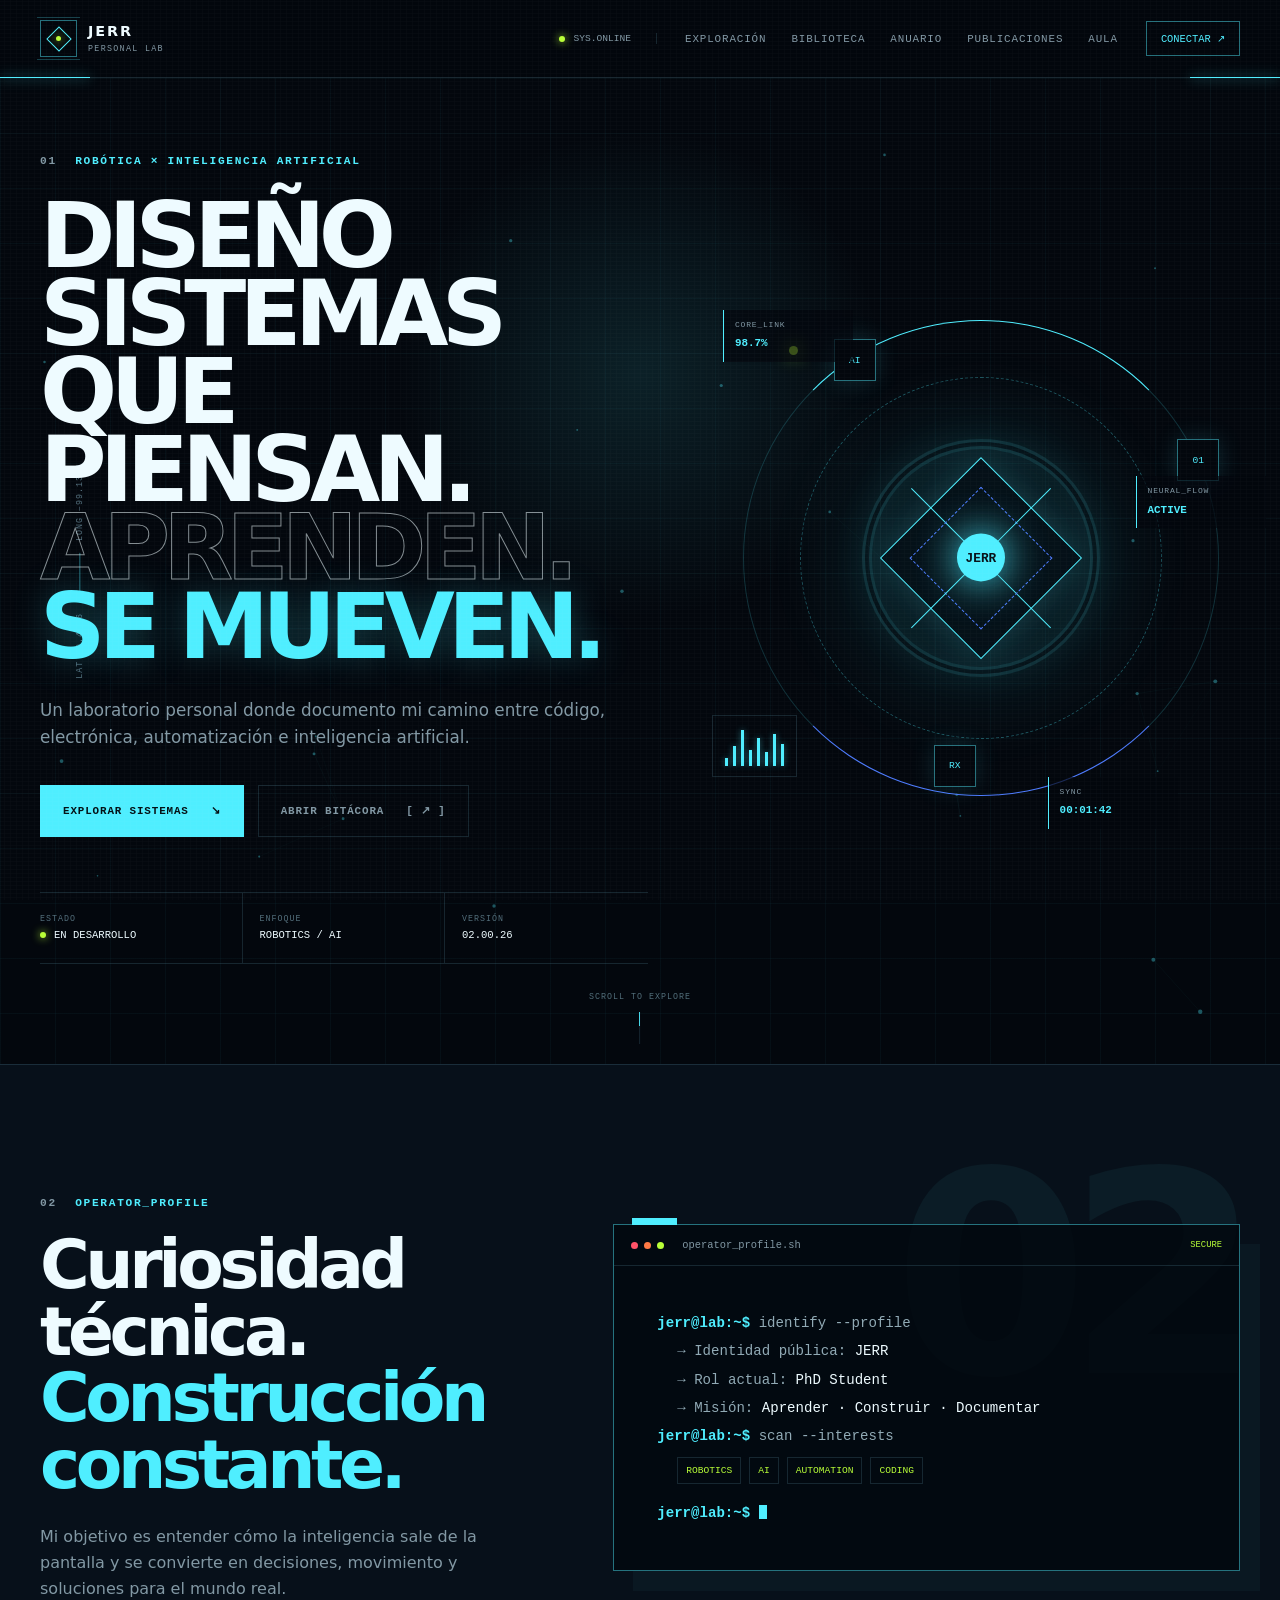
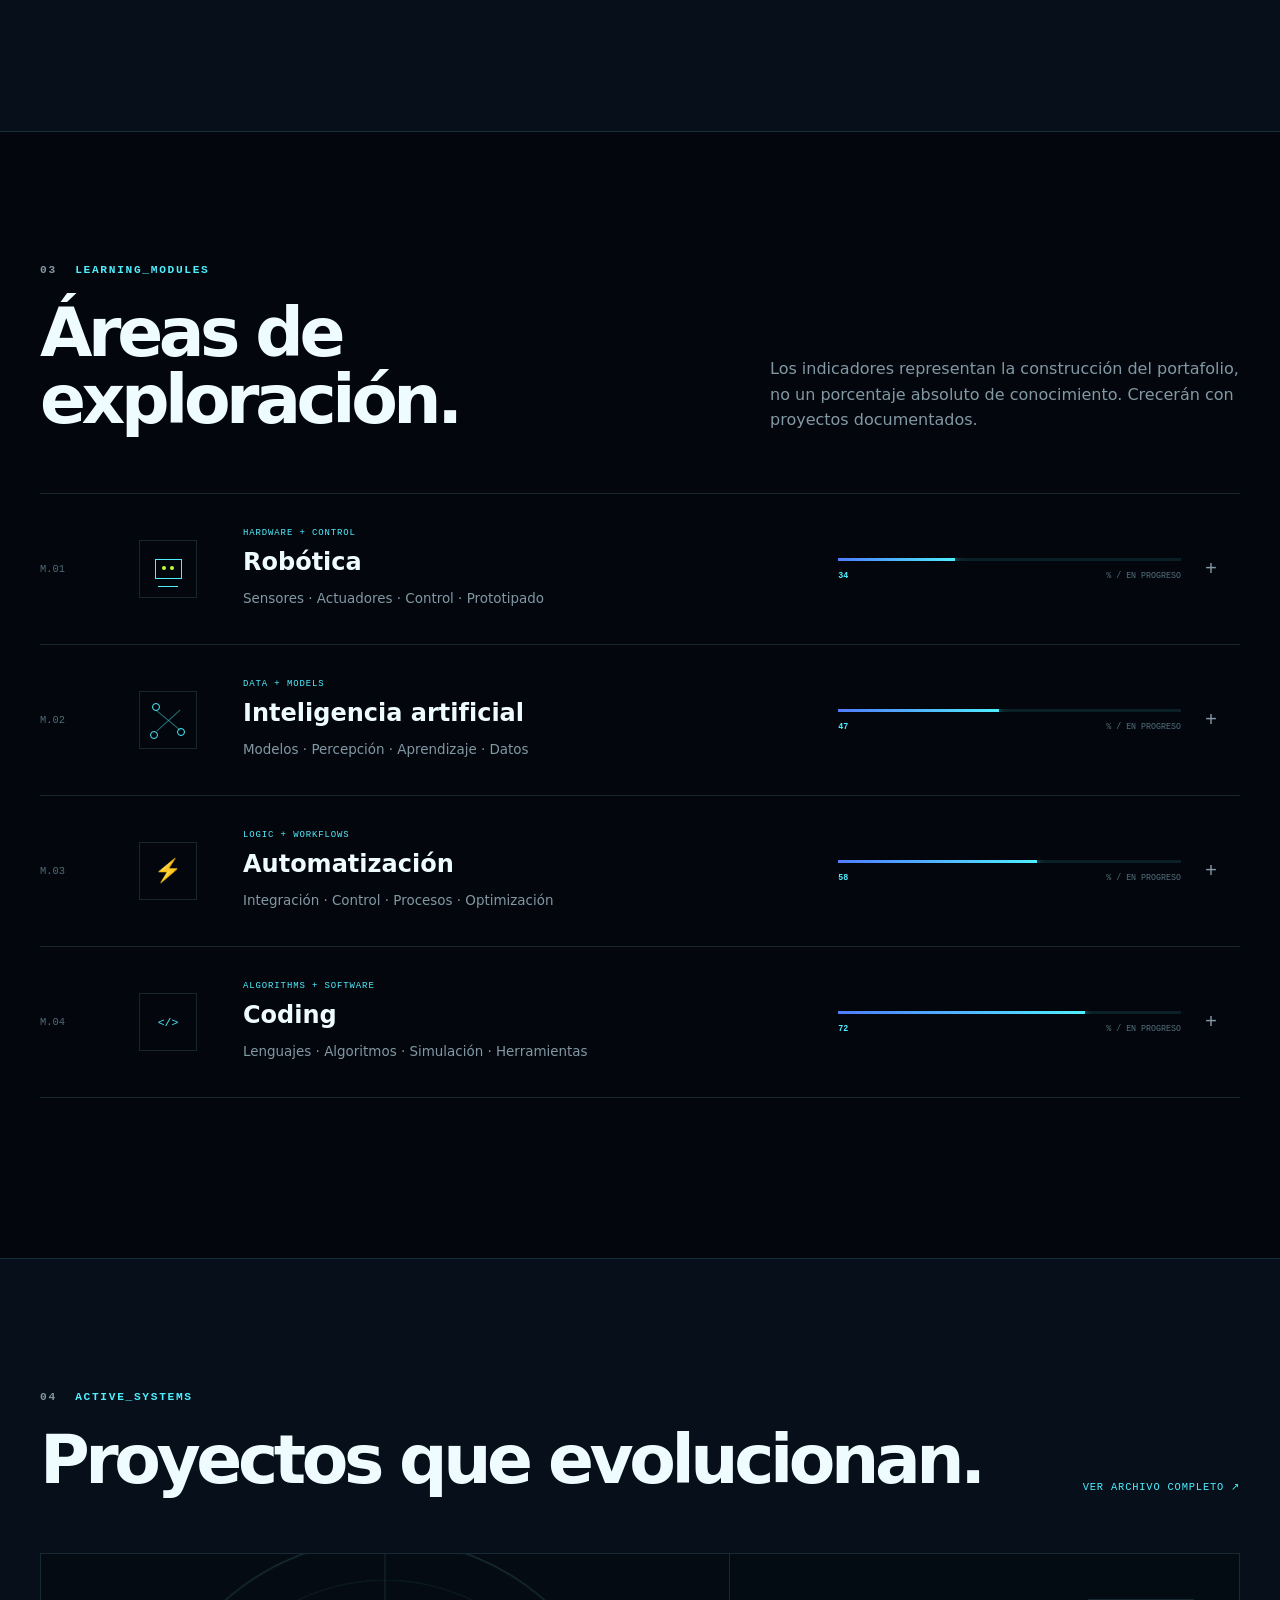
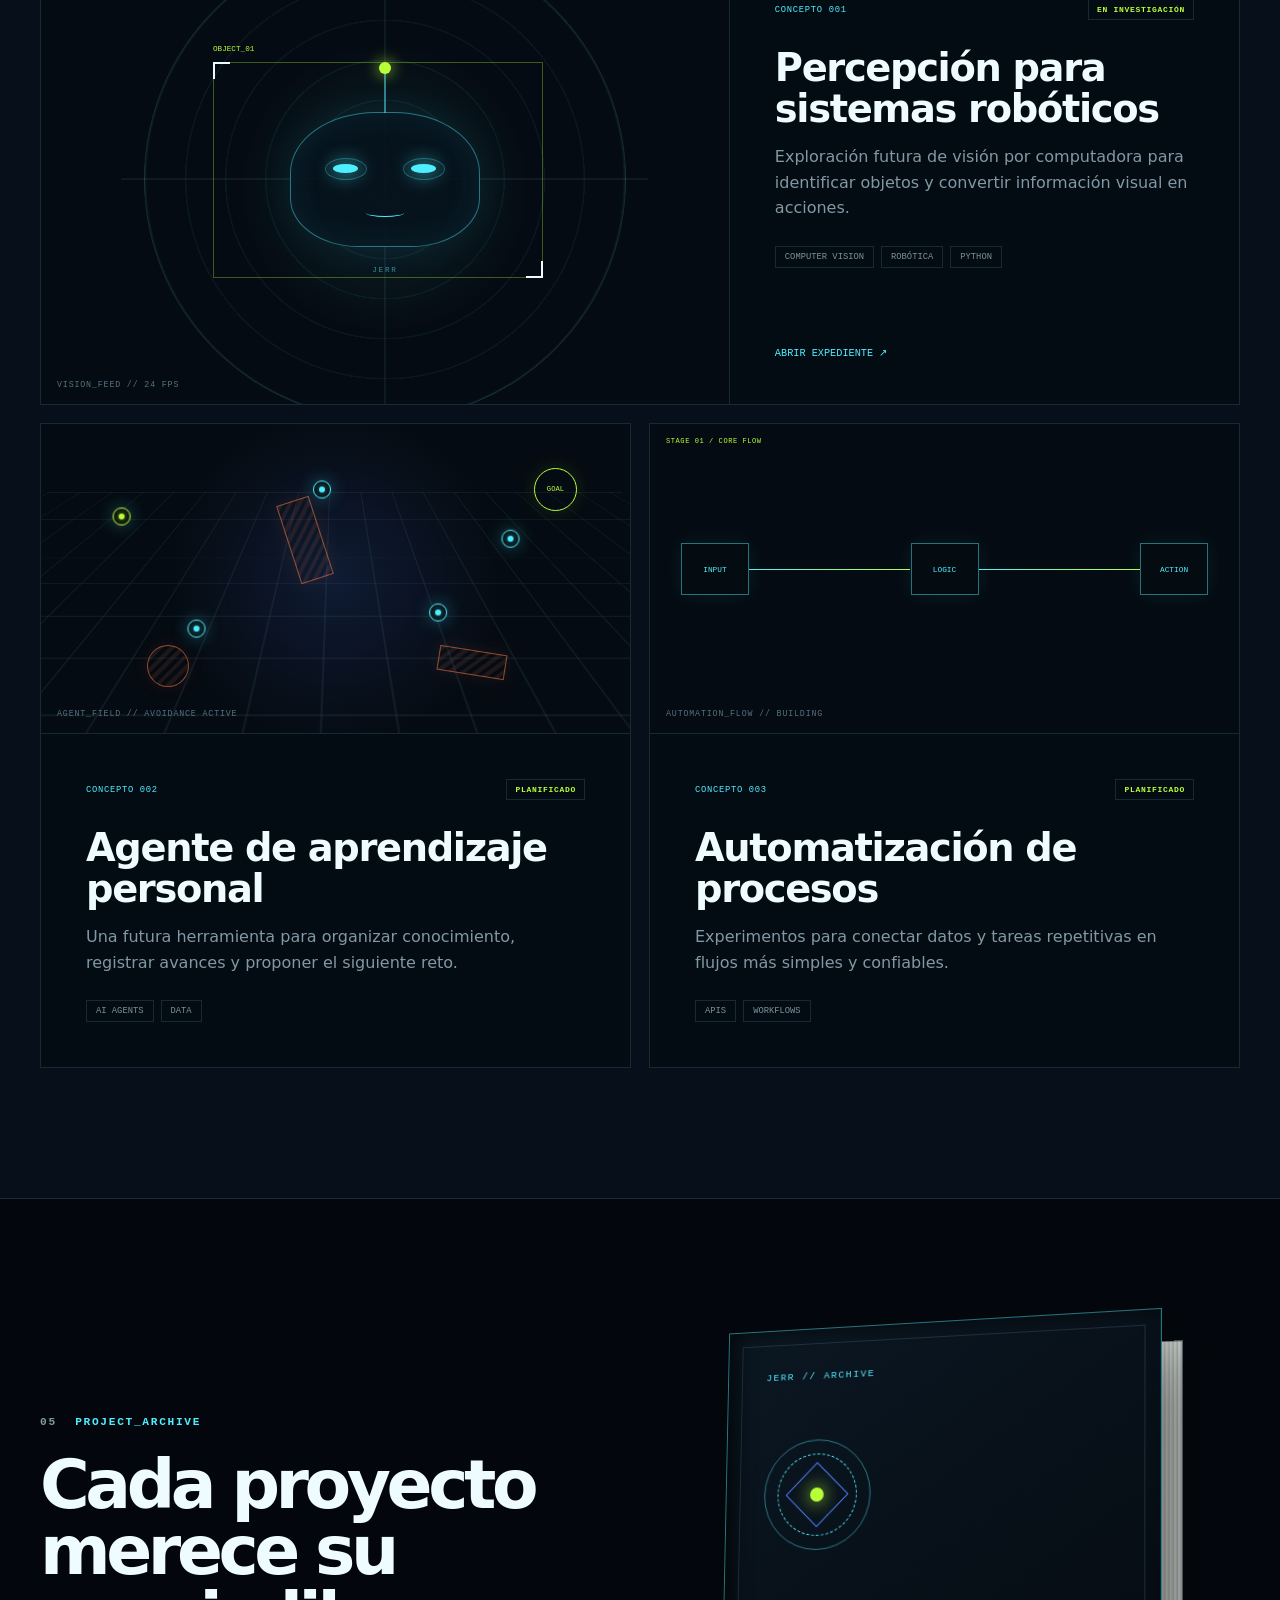
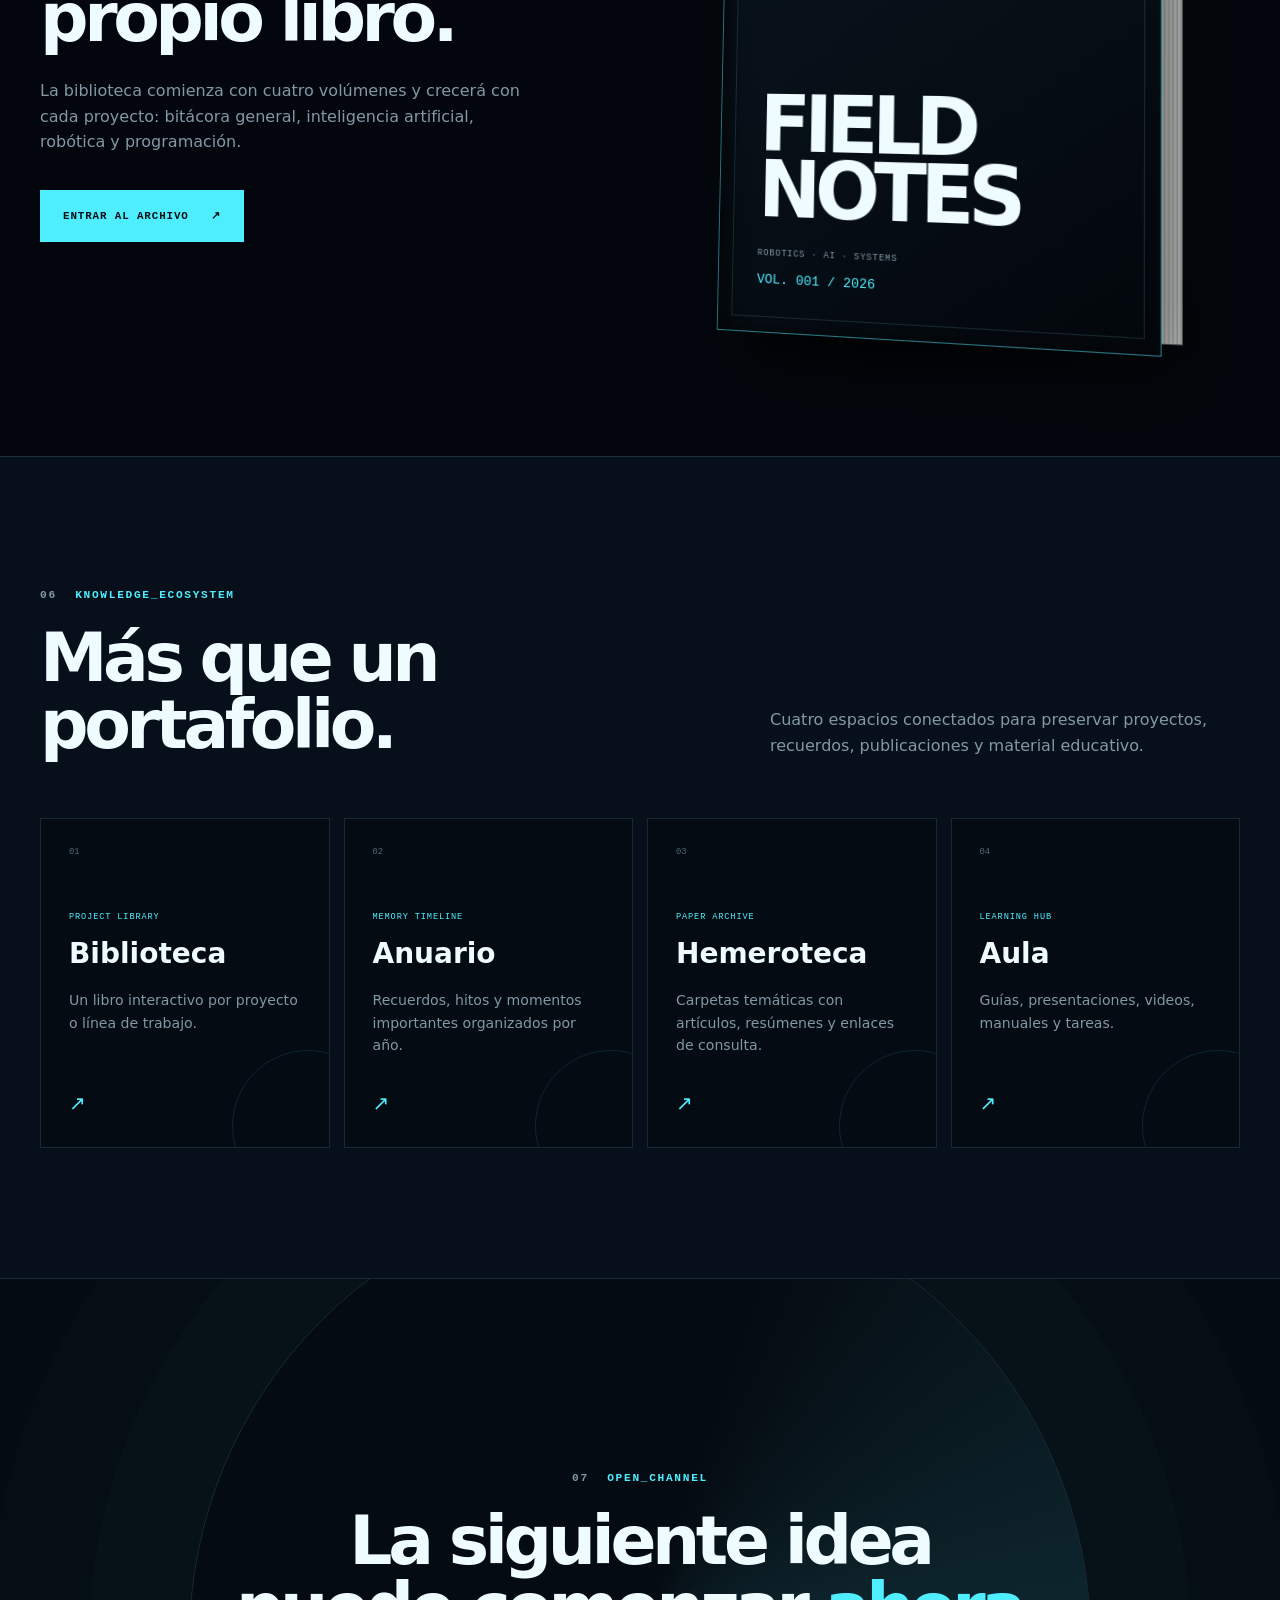
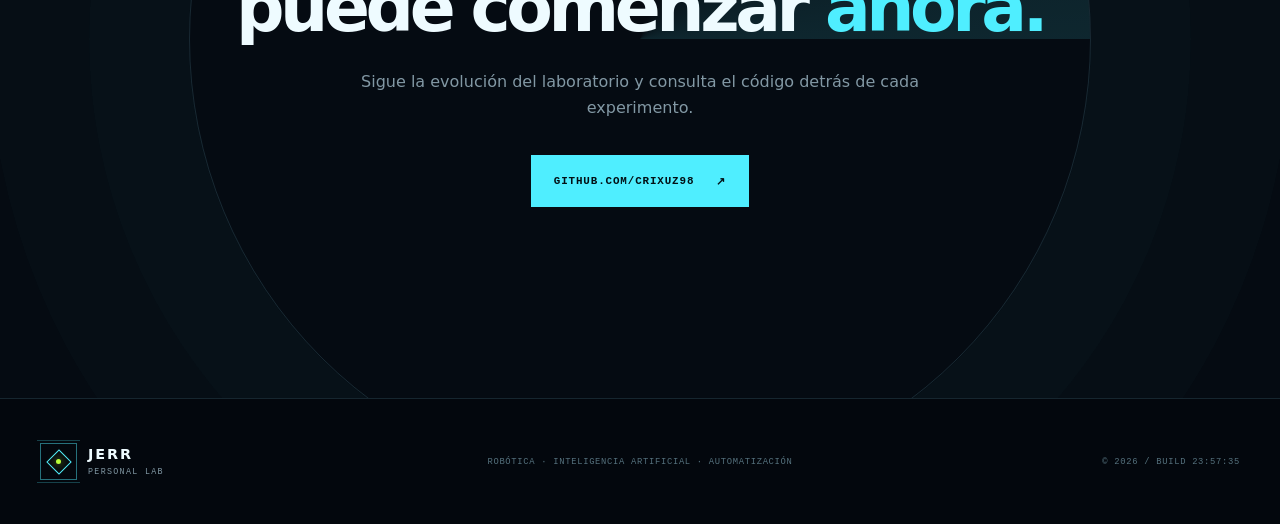
<file: index.html>
<!DOCTYPE html>
<html lang="es">
<head>
    <meta charset="UTF-8">
    <meta name="viewport" content="width=device-width, initial-scale=1.0">
    <meta name="description" content="Portafolio JERR enfocado en robótica, inteligencia artificial y sistemas interactivos.">
    <meta name="theme-color" content="#03070d">

    <title>JERR Lab | Robótica e IA</title>

    <link rel="stylesheet" href="css/styles.css?v=20260717.3">
    <script src="js/script.js?v=20260717.3" defer></script>
</head>

<body class="is-booting">
    <a class="skip-link" href="#contenido">Saltar al contenido</a>

    <div class="boot-screen" id="boot-screen" aria-live="polite">
        <div class="boot-grid" aria-hidden="true"></div>
        <div class="boot-corner boot-corner-tl">JERR // BOOT_SEQUENCE</div>
        <div class="boot-corner boot-corner-tr">SYS.2026</div>
        <div class="boot-corner boot-corner-bl">ROBOTICS × AI</div>
        <div class="boot-corner boot-corner-br" id="boot-percent">000%</div>

        <div class="boot-center">
            <div class="boot-core" aria-hidden="true"><span></span><i></i></div>
            <p class="tech-label">INITIALIZING PERSONAL LAB</p>
            <h1>JERR<span>_</span></h1>
            <p class="boot-message" id="boot-message">Verificando módulos...</p>
            <div class="boot-track" aria-hidden="true"><span id="boot-bar"></span></div>
            <button class="boot-skip" id="boot-skip" type="button">Saltar introducción</button>
        </div>
    </div>

    <div class="page-progress" aria-hidden="true"><span id="page-progress-bar"></span></div>
    <div class="screen-noise" aria-hidden="true"></div>

    <header class="site-header" id="inicio">
        <nav class="navbar container" aria-label="Navegación principal">
            <a class="brand" href="#inicio" aria-label="Volver al inicio">
                <span class="brand-symbol" aria-hidden="true"><i></i></span>
                <span class="brand-copy"><strong>JERR</strong><small>PERSONAL LAB</small></span>
            </a>

            <div class="system-status" aria-label="Sistema en línea">
                <span></span> SYS.ONLINE
            </div>

            <button class="nav-toggle" type="button" aria-expanded="false" aria-controls="nav-links">
                <span class="sr-only">Abrir menú</span>
                <i aria-hidden="true"></i><i aria-hidden="true"></i>
            </button>

            <div class="nav-links" id="nav-links">
                <a href="#enfoque">Exploración</a>
                <a href="archivo.html">Biblioteca</a>
                <a href="anuario.html">Anuario</a>
                <a href="publicaciones.html">Publicaciones</a>
                <a href="aula.html">Aula</a>
            </div>

            <a class="nav-cta" href="#contacto">Conectar <span aria-hidden="true">↗</span></a>
        </nav>
    </header>

    <main id="contenido">
        <section class="hero container" aria-labelledby="hero-title">
            <canvas class="neural-field" id="neural-field" aria-hidden="true"></canvas>

            <div class="hero-rail" aria-hidden="true">
                <span>LAT 19.4326</span>
                <i></i>
                <span>LONG −99.1332</span>
            </div>

            <div class="hero-copy reveal">
                <p class="overline"><span>01</span> ROBÓTICA × INTELIGENCIA ARTIFICIAL</p>
                <h1 id="hero-title">
                    Diseño sistemas que
                    <span class="kinetic-word" data-text="PIENSAN.">PIENSAN.</span>
                    <span class="outline-word">APRENDEN.</span>
                    <span class="accent-word">SE MUEVEN.</span>
                </h1>
                <p class="hero-description">
                    Un laboratorio personal donde documento mi camino entre código, electrónica,
                    automatización e inteligencia artificial.
                </p>

                <div class="hero-actions">
                    <a class="button button-primary magnetic" href="#sistemas">
                        <span>Explorar sistemas</span><i aria-hidden="true">↘</i>
                    </a>
                    <a class="button button-ghost" href="archivo.html">
                        Abrir bitácora <span aria-hidden="true">[ ↗ ]</span>
                    </a>
                </div>

                <div class="hero-telemetry" aria-label="Telemetría del portafolio">
                    <div><small>ESTADO</small><strong><span class="pulse-dot"></span> EN DESARROLLO</strong></div>
                    <div><small>ENFOQUE</small><strong>ROBOTICS / AI</strong></div>
                    <div><small>VERSIÓN</small><strong>02.00.26</strong></div>
                </div>
            </div>

            <div class="hero-machine reveal" id="hero-machine" aria-label="Representación abstracta de un núcleo de inteligencia artificial">
                <div class="machine-hud hud-top"><span>CORE_LINK</span><strong>98.7%</strong></div>
                <div class="machine-hud hud-right"><span>NEURAL_FLOW</span><strong>ACTIVE</strong></div>
                <div class="machine-hud hud-bottom"><span>SYNC</span><strong>00:01:42</strong></div>

                <div class="core-assembly" aria-hidden="true">
                    <div class="core-ring ring-a"></div>
                    <div class="core-ring ring-b"></div>
                    <div class="core-ring ring-c"></div>
                    <div class="orbit-node node-a">AI</div>
                    <div class="orbit-node node-b">01</div>
                    <div class="orbit-node node-c">RX</div>
                    <div class="core-center">
                        <span></span>
                        <i></i>
                        <b>JERR</b>
                    </div>
                </div>

                <div class="signal-panel" aria-hidden="true">
                    <span></span><span></span><span></span><span></span><span></span><span></span><span></span><span></span>
                </div>
            </div>

            <a class="scroll-cue" href="#perfil">
                <span>SCROLL TO EXPLORE</span><i aria-hidden="true"></i>
            </a>
        </section>

        <section class="section profile-section" id="perfil" aria-labelledby="profile-title">
            <div class="section-index" aria-hidden="true">02</div>
            <div class="container profile-grid">
                <div class="section-heading reveal">
                    <p class="overline"><span>02</span> OPERATOR_PROFILE</p>
                    <h2 id="profile-title">Curiosidad técnica.<br><em>Construcción constante.</em></h2>
                    <p>
                        Mi objetivo es entender cómo la inteligencia sale de la pantalla y se convierte
                        en decisiones, movimiento y soluciones para el mundo real.
                    </p>
                </div>

                <div class="terminal-card reveal">
                    <div class="terminal-head">
                        <div><span></span><span></span><span></span></div>
                        <p>operator_profile.sh</p>
                        <small>SECURE</small>
                    </div>
                    <div class="terminal-body">
                        <p><b>jerr@lab:~$</b> identify --profile</p>
                        <p class="terminal-output">→ Identidad pública: <strong>JERR</strong></p>
                        <p class="terminal-output">→ Rol actual: <strong>PhD Student</strong></p>
                        <p class="terminal-output">→ Misión: <strong>Aprender · Construir · Documentar</strong></p>
                        <p><b>jerr@lab:~$</b> scan --interests</p>
                        <div class="terminal-tags">
                            <span>ROBOTICS</span><span>AI</span><span>AUTOMATION</span><span>CODING</span>
                        </div>
                        <p class="terminal-cursor"><b>jerr@lab:~$</b> <span></span></p>
                    </div>
                </div>
            </div>
        </section>

        <section class="section focus-section container" id="enfoque" aria-labelledby="focus-title">
            <div class="section-heading section-heading-row reveal">
                <div>
                    <p class="overline"><span>03</span> LEARNING_MODULES</p>
                    <h2 id="focus-title">Áreas de exploración.</h2>
                </div>
                <p>
                    Los indicadores representan la construcción del portafolio, no un porcentaje
                    absoluto de conocimiento. Crecerán con proyectos documentados.
                </p>
            </div>

            <div class="module-list">
                <article class="module-row reveal" data-progress="34">
                    <button class="module-trigger" type="button" aria-expanded="false" aria-controls="robotics-details">
                        <span class="module-id">M.01</span>
                        <span class="module-icon" aria-hidden="true"><span class="robot-icon-head"></span><i></i></span>
                        <span class="module-copy"><small>HARDWARE + CONTROL</small><strong>Robótica</strong><em>Sensores · Actuadores · Control · Prototipado</em></span>
                        <span class="module-load"><span><i></i></span><small><b>34</b>% / EN PROGRESO</small></span>
                        <span class="module-arrow" aria-hidden="true">+</span>
                    </button>
                    <div class="module-details" id="robotics-details">
                        <div class="module-detail-head"><p>PLATAFORMAS ROBÓTICAS</p><span>CONTADORES DEMO / PUBLICACIONES</span></div>
                        <ul>
                            <li><span>Manipuladores</span><b data-random-count data-min="2" data-max="18">00</b></li>
                            <li><span>Móviles diferenciales</span><b data-random-count data-min="3" data-max="22">00</b></li>
                            <li><span>Móviles omnidireccionales</span><b data-random-count data-min="4" data-max="20">00</b></li>
                            <li><span>Drones</span><b data-random-count data-min="1" data-max="15">00</b></li>
                            <li><span>Submarinos</span><b data-random-count data-min="0" data-max="9">00</b></li>
                            <li><span>Ackermann</span><b data-random-count data-min="2" data-max="14">00</b></li>
                        </ul>
                    </div>
                </article>

                <article class="module-row reveal" data-progress="47">
                    <button class="module-trigger" type="button" aria-expanded="false" aria-controls="ai-details">
                        <span class="module-id">M.02</span>
                        <span class="module-icon neural-icon" aria-hidden="true"><span></span><i></i><b></b></span>
                        <span class="module-copy"><small>DATA + MODELS</small><strong>Inteligencia artificial</strong><em>Modelos · Percepción · Aprendizaje · Datos</em></span>
                        <span class="module-load"><span><i></i></span><small><b>47</b>% / EN PROGRESO</small></span>
                        <span class="module-arrow" aria-hidden="true">+</span>
                    </button>
                    <div class="module-details" id="ai-details">
                        <div class="module-detail-head"><p>LÍNEAS DE INTELIGENCIA ARTIFICIAL</p><span>CONTADORES DEMO / PUBLICACIONES</span></div>
                        <ul>
                            <li><span>Visión artificial</span><b data-random-count data-min="4" data-max="24">00</b></li>
                            <li><span>Deep Learning</span><b data-random-count data-min="3" data-max="20">00</b></li>
                            <li><span>Redes convolucionales</span><b data-random-count data-min="2" data-max="17">00</b></li>
                            <li><span>ANFIS</span><b data-random-count data-min="1" data-max="12">00</b></li>
                        </ul>
                    </div>
                </article>

                <article class="module-row reveal" data-progress="58">
                    <button class="module-trigger" type="button" aria-expanded="false" aria-controls="automation-details">
                        <span class="module-id">M.03</span>
                        <span class="module-icon automation-icon" aria-hidden="true"><span>⚡</span></span>
                        <span class="module-copy"><small>LOGIC + WORKFLOWS</small><strong>Automatización</strong><em>Integración · Control · Procesos · Optimización</em></span>
                        <span class="module-load"><span><i></i></span><small><b>58</b>% / EN PROGRESO</small></span>
                        <span class="module-arrow" aria-hidden="true">+</span>
                    </button>
                    <div class="module-details" id="automation-details">
                        <div class="module-detail-head"><p>ÁREAS DE AUTOMATIZACIÓN</p><span>CONTADORES DEMO / PUBLICACIONES</span></div>
                        <ul>
                            <li><span>Control industrial</span><b data-random-count data-min="2" data-max="16">00</b></li>
                            <li><span>Instrumentación</span><b data-random-count data-min="1" data-max="14">00</b></li>
                            <li><span>Automatización de procesos</span><b data-random-count data-min="3" data-max="19">00</b></li>
                            <li><span>Integración ROS</span><b data-random-count data-min="2" data-max="15">00</b></li>
                            <li><span>Gemelos digitales</span><b data-random-count data-min="0" data-max="10">00</b></li>
                        </ul>
                    </div>
                </article>

                <article class="module-row reveal" data-progress="72">
                    <button class="module-trigger" type="button" aria-expanded="false" aria-controls="coding-details">
                        <span class="module-id">M.04</span>
                        <span class="module-icon web-icon" aria-hidden="true">&lt;/&gt;</span>
                        <span class="module-copy"><small>ALGORITHMS + SOFTWARE</small><strong>Coding</strong><em>Lenguajes · Algoritmos · Simulación · Herramientas</em></span>
                        <span class="module-load"><span><i></i></span><small><b>72</b>% / EN PROGRESO</small></span>
                        <span class="module-arrow" aria-hidden="true">+</span>
                    </button>
                    <div class="module-details" id="coding-details">
                        <div class="module-detail-head"><p>LENGUAJES</p><span>CONTADORES DEMO / PUBLICACIONES</span></div>
                        <ul>
                            <li><span>C</span><b data-random-count data-min="2" data-max="18">00</b></li>
                            <li><span>C++</span><b data-random-count data-min="4" data-max="24">00</b></li>
                            <li><span>Java</span><b data-random-count data-min="1" data-max="13">00</b></li>
                            <li><span>MATLAB / .m</span><b data-random-count data-min="3" data-max="20">00</b></li>
                            <li><span>Python</span><b data-random-count data-min="5" data-max="28">00</b></li>
                        </ul>
                    </div>
                </article>
            </div>
        </section>

        <section class="section systems-section" id="sistemas" aria-labelledby="systems-title">
            <div class="container">
                <div class="section-heading section-heading-row reveal">
                    <div>
                        <p class="overline"><span>04</span> ACTIVE_SYSTEMS</p>
                        <h2 id="systems-title">Proyectos que evolucionan.</h2>
                    </div>
                    <a class="text-link" href="archivo.html">VER ARCHIVO COMPLETO <span aria-hidden="true">↗</span></a>
                </div>

                <div class="systems-grid">
                    <article class="system-card system-card-featured reveal">
                        <div class="system-visual robot-visual" aria-hidden="true">
                            <div class="radar-lines"></div>
                            <div class="robot-face" data-expression="neutral">
                                <span class="robot-eye"><b></b></span><span class="robot-eye"><b></b></span>
                                <i class="robot-mouth"></i><small>JERR</small>
                            </div>
                            <div class="tracking-box"><span>OBJECT_01</span></div>
                            <p>VISION_FEED // 24 FPS</p>
                        </div>
                        <div class="system-copy">
                            <div class="system-meta"><span>CONCEPTO 001</span><b>EN INVESTIGACIÓN</b></div>
                            <h3>Percepción para sistemas robóticos</h3>
                            <p>Exploración futura de visión por computadora para identificar objetos y convertir información visual en acciones.</p>
                            <ul><li>Computer Vision</li><li>Robótica</li><li>Python</li></ul>
                            <a href="archivo.html#libro">Abrir expediente <span aria-hidden="true">↗</span></a>
                        </div>
                    </article>

                    <article class="system-card reveal">
                        <div class="system-visual ai-visual" id="agent-simulation" aria-hidden="true">
                            <div class="ai-grid"></div>
                            <span class="agent-goal">GOAL</span>
                            <i class="agent-obstacle obstacle-a"></i><i class="agent-obstacle obstacle-b"></i><i class="agent-obstacle obstacle-c"></i>
                            <b class="agent-dot agent-dot-a"></b><b class="agent-dot agent-dot-b"></b><b class="agent-dot agent-dot-c"></b><b class="agent-dot agent-dot-d"></b><b class="agent-dot agent-dot-e"></b>
                            <p>AGENT_FIELD // AVOIDANCE ACTIVE</p>
                        </div>
                        <div class="system-copy">
                            <div class="system-meta"><span>CONCEPTO 002</span><b>PLANIFICADO</b></div>
                            <h3>Agente de aprendizaje personal</h3>
                            <p>Una futura herramienta para organizar conocimiento, registrar avances y proponer el siguiente reto.</p>
                            <ul><li>AI Agents</li><li>Data</li></ul>
                        </div>
                    </article>

                    <article class="system-card reveal">
                        <div class="system-visual automation-visual stage-0" id="automation-flow" aria-hidden="true">
                            <div class="automation-canvas">
                                <div class="flow-node flow-input" data-stage="0">INPUT</div>
                                <i class="flow-link link-input-logic" data-stage="0"></i>
                                <div class="flow-node flow-logic" data-stage="0">LOGIC</div>
                                <i class="flow-link link-logic-action" data-stage="0"></i>
                                <div class="flow-node flow-action" data-stage="0">ACTION</div>
                                <div class="flow-node flow-filter" data-stage="1">FILTER</div>
                                <i class="flow-link link-filter" data-stage="1"></i>
                                <div class="flow-node flow-data" data-stage="1">DATA</div>
                                <i class="flow-link link-data" data-stage="1"></i>
                                <div class="flow-node flow-api" data-stage="2">API</div>
                                <i class="flow-link link-api" data-stage="2"></i>
                                <div class="flow-node flow-monitor" data-stage="2">MONITOR</div>
                                <i class="flow-link link-monitor" data-stage="2"></i>
                                <span class="feedback-loop" data-stage="3">FEEDBACK</span>
                            </div>
                            <span class="automation-phase" id="automation-phase">STAGE 01 / CORE FLOW</span>
                            <p>AUTOMATION_FLOW // BUILDING</p>
                        </div>
                        <div class="system-copy">
                            <div class="system-meta"><span>CONCEPTO 003</span><b>PLANIFICADO</b></div>
                            <h3>Automatización de procesos</h3>
                            <p>Experimentos para conectar datos y tareas repetitivas en flujos más simples y confiables.</p>
                            <ul><li>APIs</li><li>Workflows</li></ul>
                        </div>
                    </article>
                </div>
            </div>
        </section>

        <section class="section archive-teaser container reveal" aria-labelledby="archive-title">
            <div class="archive-copy">
                <p class="overline"><span>05</span> PROJECT_ARCHIVE</p>
                <h2 id="archive-title">Cada proyecto merece su propio libro.</h2>
                <p>
                    La biblioteca comienza con cuatro volúmenes y crecerá con cada proyecto: bitácora
                    general, inteligencia artificial, robótica y programación.
                </p>
                <a class="button button-primary" href="archivo.html">Entrar al archivo <i aria-hidden="true">↗</i></a>
            </div>

            <a class="book-preview" href="archivo.html" aria-label="Abrir el libro de proyectos">
                <div class="book-cover">
                    <span>JERR // ARCHIVE</span>
                    <div class="book-core" aria-hidden="true"><i></i><b></b></div>
                    <h3>FIELD<br>NOTES</h3>
                    <p>ROBOTICS · AI · SYSTEMS</p>
                    <small>VOL. 001 / 2026</small>
                </div>
                <div class="book-pages" aria-hidden="true"></div>
            </a>
        </section>

        <section class="section ecosystem-section" id="ecosistema" aria-labelledby="ecosystem-title">
            <div class="container">
                <div class="section-heading section-heading-row reveal">
                    <div>
                        <p class="overline"><span>06</span> KNOWLEDGE_ECOSYSTEM</p>
                        <h2 id="ecosystem-title">Más que un portafolio.</h2>
                    </div>
                    <p>Cuatro espacios conectados para preservar proyectos, recuerdos, publicaciones y material educativo.</p>
                </div>
                <div class="portal-grid">
                    <a class="portal-card reveal" href="archivo.html"><span>01</span><small>PROJECT LIBRARY</small><h3>Biblioteca</h3><p>Un libro interactivo por proyecto o línea de trabajo.</p><i>↗</i></a>
                    <a class="portal-card reveal" href="anuario.html"><span>02</span><small>MEMORY TIMELINE</small><h3>Anuario</h3><p>Recuerdos, hitos y momentos importantes organizados por año.</p><i>↗</i></a>
                    <a class="portal-card reveal" href="publicaciones.html"><span>03</span><small>PAPER ARCHIVE</small><h3>Hemeroteca</h3><p>Carpetas temáticas con artículos, resúmenes y enlaces de consulta.</p><i>↗</i></a>
                    <a class="portal-card reveal" href="aula.html"><span>04</span><small>LEARNING HUB</small><h3>Aula</h3><p>Guías, presentaciones, videos, manuales y tareas.</p><i>↗</i></a>
                </div>
            </div>
        </section>

        <section class="section contact-section" id="contacto" aria-labelledby="contact-title">
            <div class="contact-scan" aria-hidden="true"></div>
            <div class="container contact-inner reveal">
                <p class="overline"><span>07</span> OPEN_CHANNEL</p>
                <h2 id="contact-title">La siguiente idea<br>puede comenzar <em>ahora.</em></h2>
                <p>Sigue la evolución del laboratorio y consulta el código detrás de cada experimento.</p>
                <a class="button button-primary magnetic" href="https://github.com/crixuz98" target="_blank" rel="noopener noreferrer">
                    <span>github.com/crixuz98</span><i aria-hidden="true">↗</i>
                </a>
            </div>
        </section>
    </main>

    <footer class="site-footer">
        <div class="container footer-grid">
            <a class="brand" href="#inicio">
                <span class="brand-symbol" aria-hidden="true"><i></i></span>
                <span class="brand-copy"><strong>JERR</strong><small>PERSONAL LAB</small></span>
            </a>
            <p>ROBÓTICA · INTELIGENCIA ARTIFICIAL · AUTOMATIZACIÓN</p>
            <p>© <span id="current-year"></span> / BUILD <span id="build-time">00:00:00</span></p>
        </div>
    </footer>
</body>
</html>
</file>
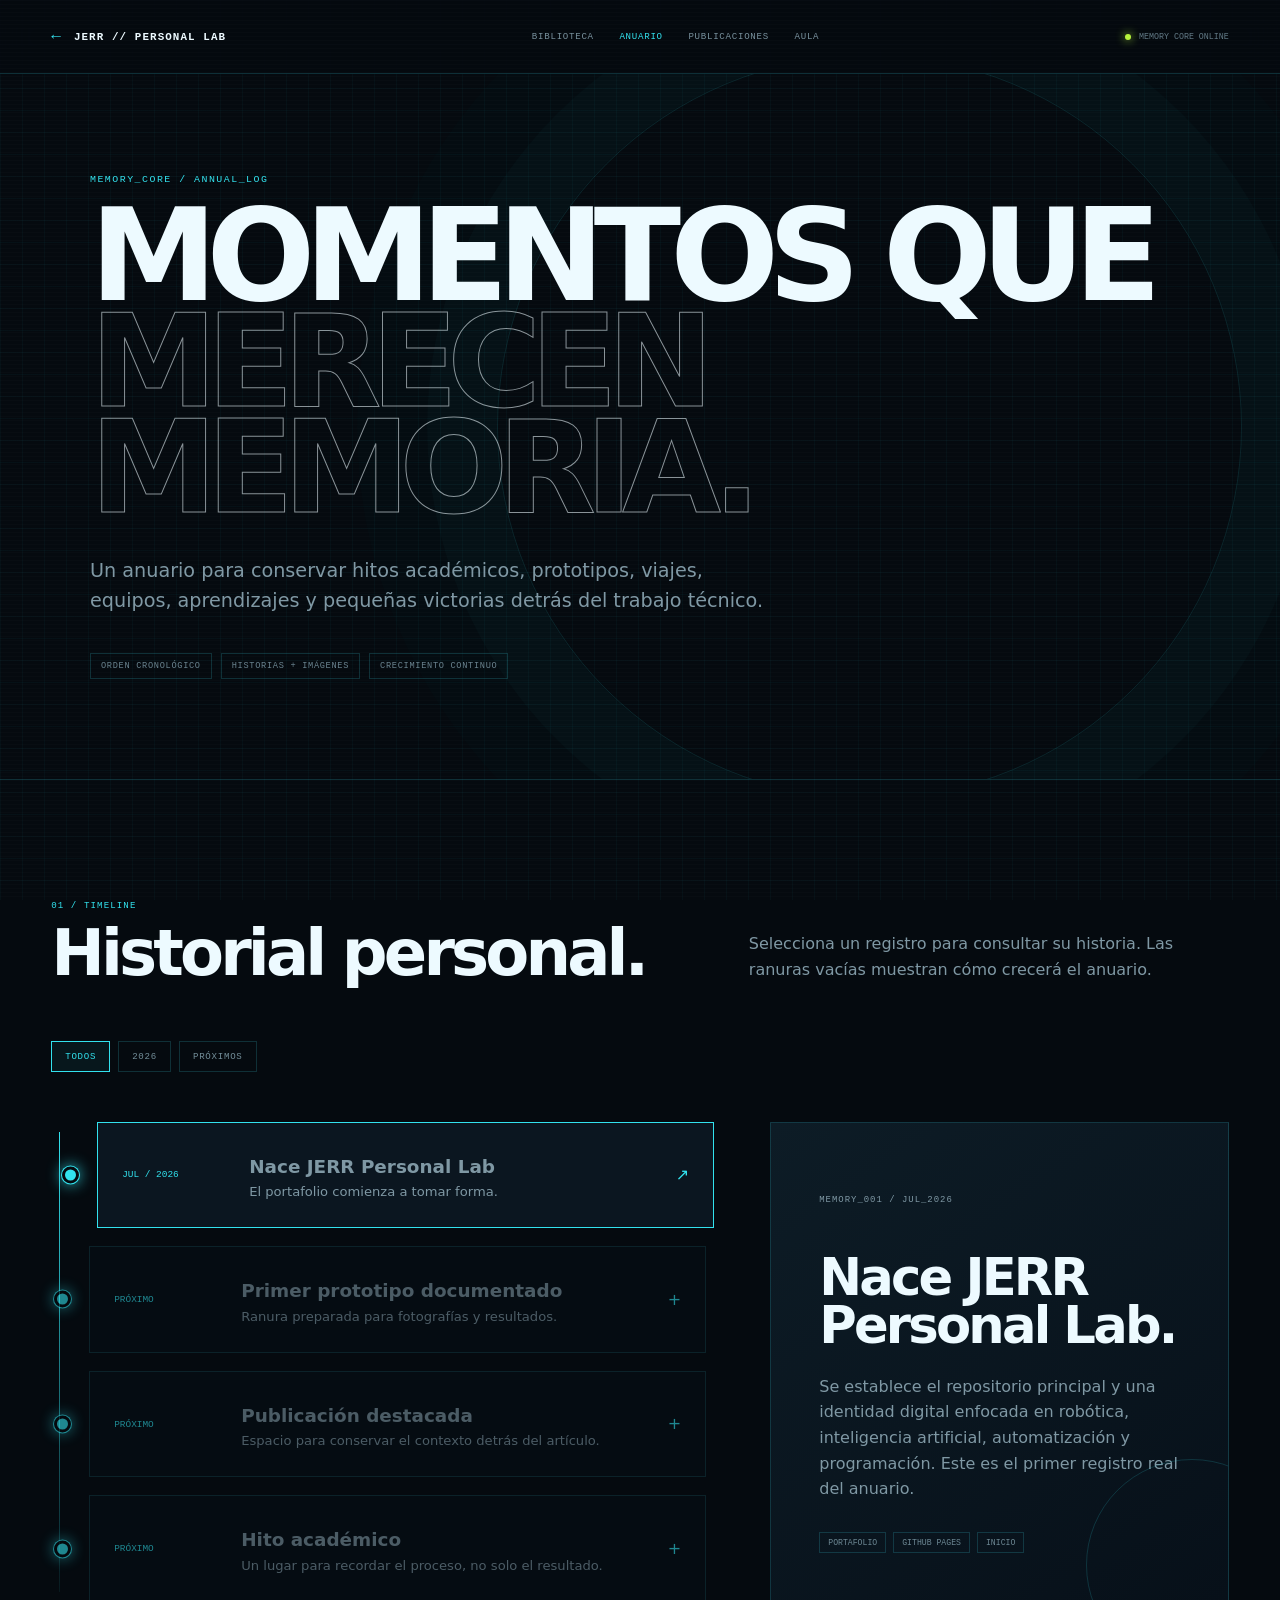
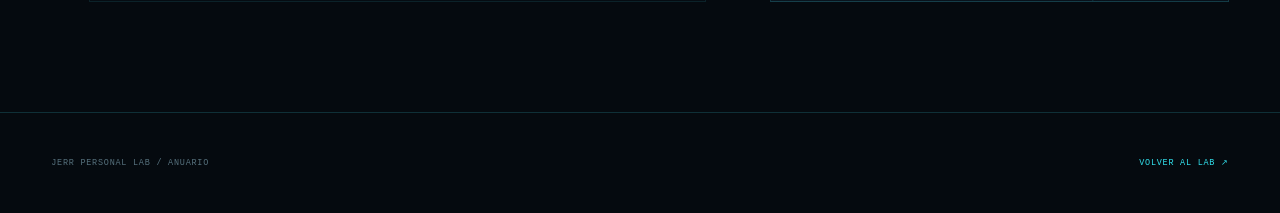
<file: anuario.html>
<!DOCTYPE html>
<html lang="es">
<head>
    <meta charset="UTF-8">
    <meta name="viewport" content="width=device-width, initial-scale=1.0">
    <meta name="description" content="Anuario de momentos importantes, aprendizajes e hitos de JERR Personal Lab.">
    <meta name="theme-color" content="#050a0f">
    <title>Anuario | JERR Lab</title>
    <link rel="stylesheet" href="css/portal.css?v=20260717.3">
    <script src="js/annual.js?v=20260717.3" defer></script>
</head>
<body>
    <a class="skip-link" href="#memorias">Saltar a las memorias</a>
    <header class="portal-header">
        <a class="portal-brand" href="index.html"><span>←</span> JERR // PERSONAL LAB</a>
        <nav class="portal-nav" aria-label="Navegación secundaria">
            <a href="archivo.html">Biblioteca</a><a href="anuario.html" aria-current="page">Anuario</a><a href="publicaciones.html">Publicaciones</a><a href="aula.html">Aula</a>
        </nav>
        <p class="portal-status">MEMORY CORE ONLINE</p>
    </header>

    <main>
        <section class="portal-hero">
            <div class="portal-hero-inner">
                <p class="eyebrow">MEMORY_CORE / ANNUAL_LOG</p>
                <h1>Momentos que<br><em>merecen memoria.</em></h1>
                <p class="portal-hero-text">Un anuario para conservar hitos académicos, prototipos, viajes, equipos, aprendizajes y pequeñas victorias detrás del trabajo técnico.</p>
                <div class="hero-meta"><span>ORDEN CRONOLÓGICO</span><span>HISTORIAS + IMÁGENES</span><span>CRECIMIENTO CONTINUO</span></div>
            </div>
        </section>

        <section class="portal-section" id="memorias">
            <div class="portal-section-inner">
                <div class="section-heading">
                    <div><small>01 / TIMELINE</small><h2>Historial personal.</h2></div>
                    <p>Selecciona un registro para consultar su historia. Las ranuras vacías muestran cómo crecerá el anuario.</p>
                </div>
                <div class="year-filter" aria-label="Filtrar recuerdos por año">
                    <button type="button" class="is-active" data-year="all">TODOS</button>
                    <button type="button" data-year="2026">2026</button>
                    <button type="button" data-year="future">PRÓXIMOS</button>
                </div>
                <div class="annual-layout">
                    <div class="timeline-rail" id="memory-list">
                        <button class="memory-card is-active" type="button" data-memory="lab" data-year="2026">
                            <time datetime="2026-07">JUL / 2026</time><span><strong>Nace JERR Personal Lab</strong>El portafolio comienza a tomar forma.</span><i>↗</i>
                        </button>
                        <button class="memory-card is-placeholder" type="button" data-memory="prototype" data-year="future">
                            <time>PRÓXIMO</time><span><strong>Primer prototipo documentado</strong>Ranura preparada para fotografías y resultados.</span><i>+</i>
                        </button>
                        <button class="memory-card is-placeholder" type="button" data-memory="publication" data-year="future">
                            <time>PRÓXIMO</time><span><strong>Publicación destacada</strong>Espacio para conservar el contexto detrás del artículo.</span><i>+</i>
                        </button>
                        <button class="memory-card is-placeholder" type="button" data-memory="milestone" data-year="future">
                            <time>PRÓXIMO</time><span><strong>Hito académico</strong>Un lugar para recordar el proceso, no solo el resultado.</span><i>+</i>
                        </button>
                    </div>
                    <article class="memory-detail" id="memory-detail" aria-live="polite">
                        <p class="detail-code">MEMORY_001 / JUL_2026</p>
                        <h3>Nace JERR Personal Lab.</h3>
                        <p>Se establece el repositorio principal y una identidad digital enfocada en robótica, inteligencia artificial, automatización y programación. Este es el primer registro real del anuario.</p>
                        <div class="detail-tags"><span>PORTAFOLIO</span><span>GITHUB PAGES</span><span>INICIO</span></div>
                    </article>
                </div>
            </div>
        </section>
    </main>

    <footer class="portal-footer"><p>JERR PERSONAL LAB / ANUARIO</p><p><a href="index.html">VOLVER AL LAB ↗</a></p></footer>
</body>
</html>
</file>
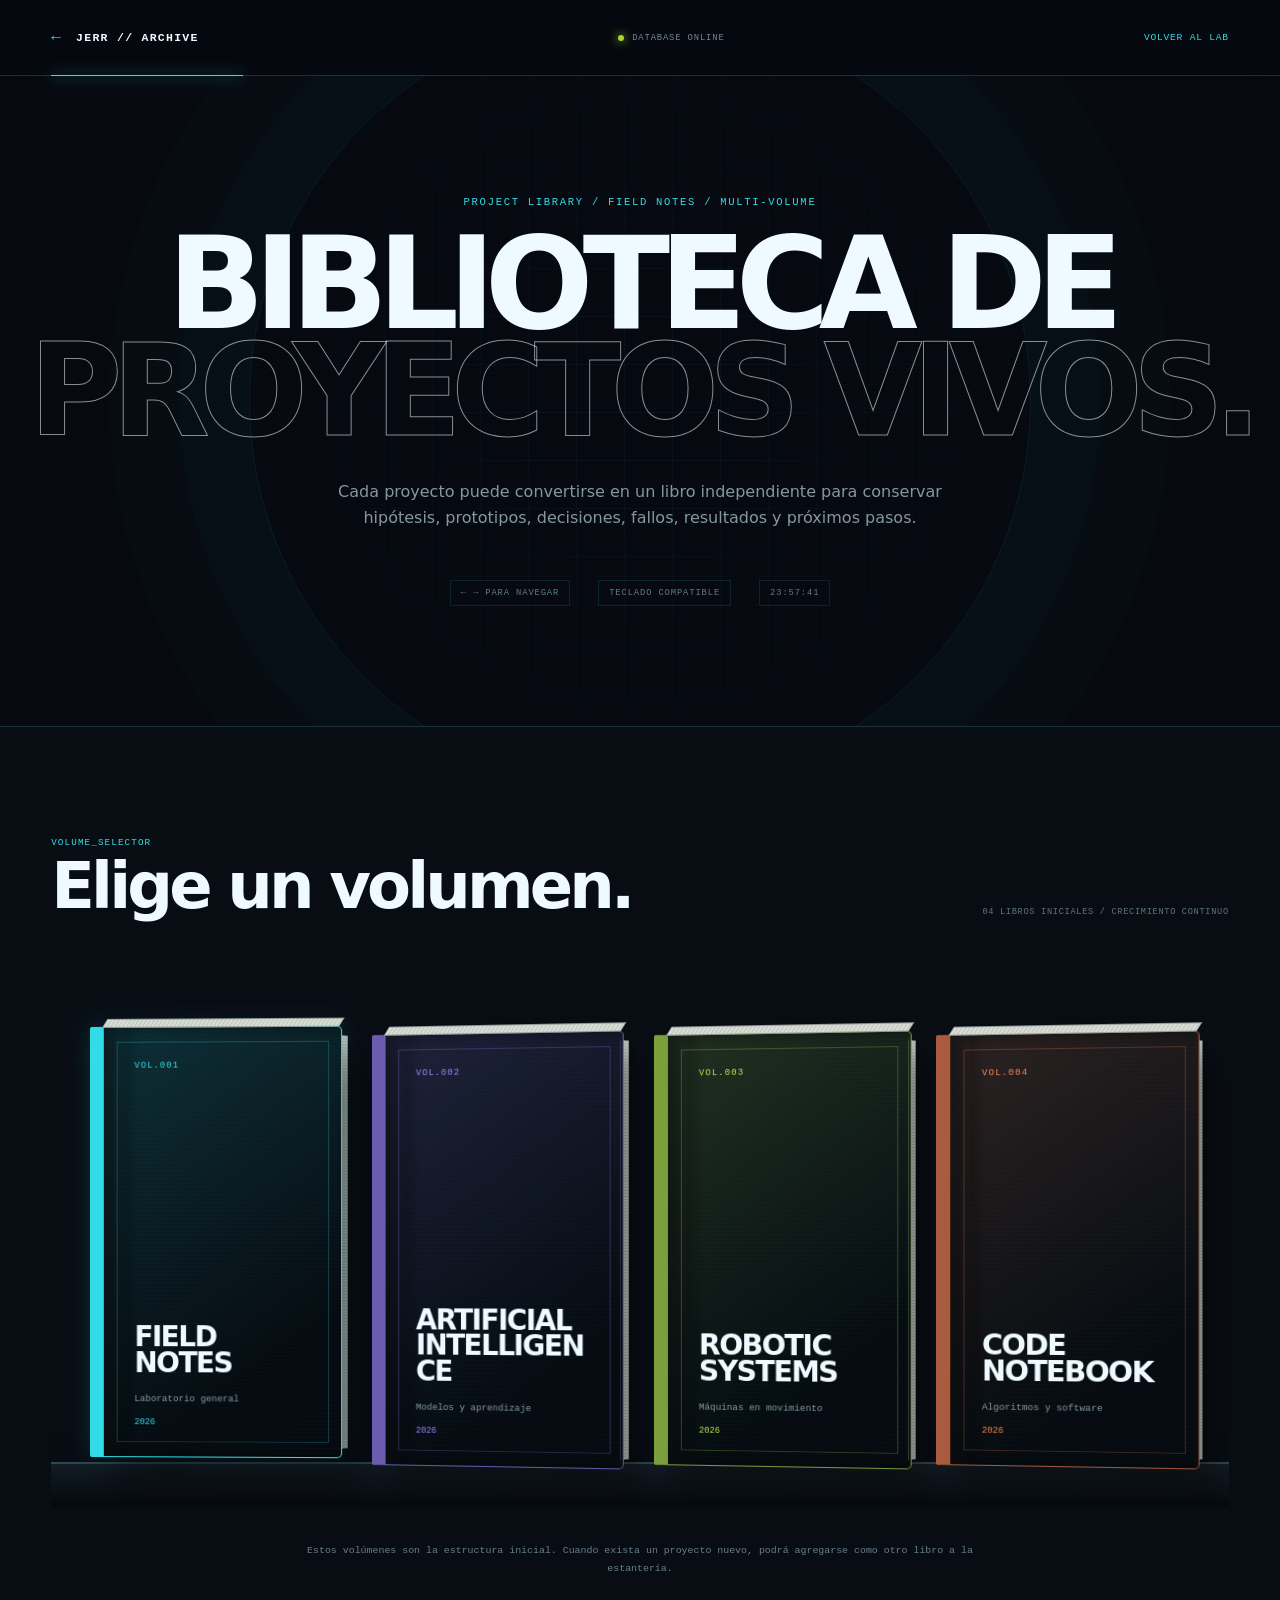
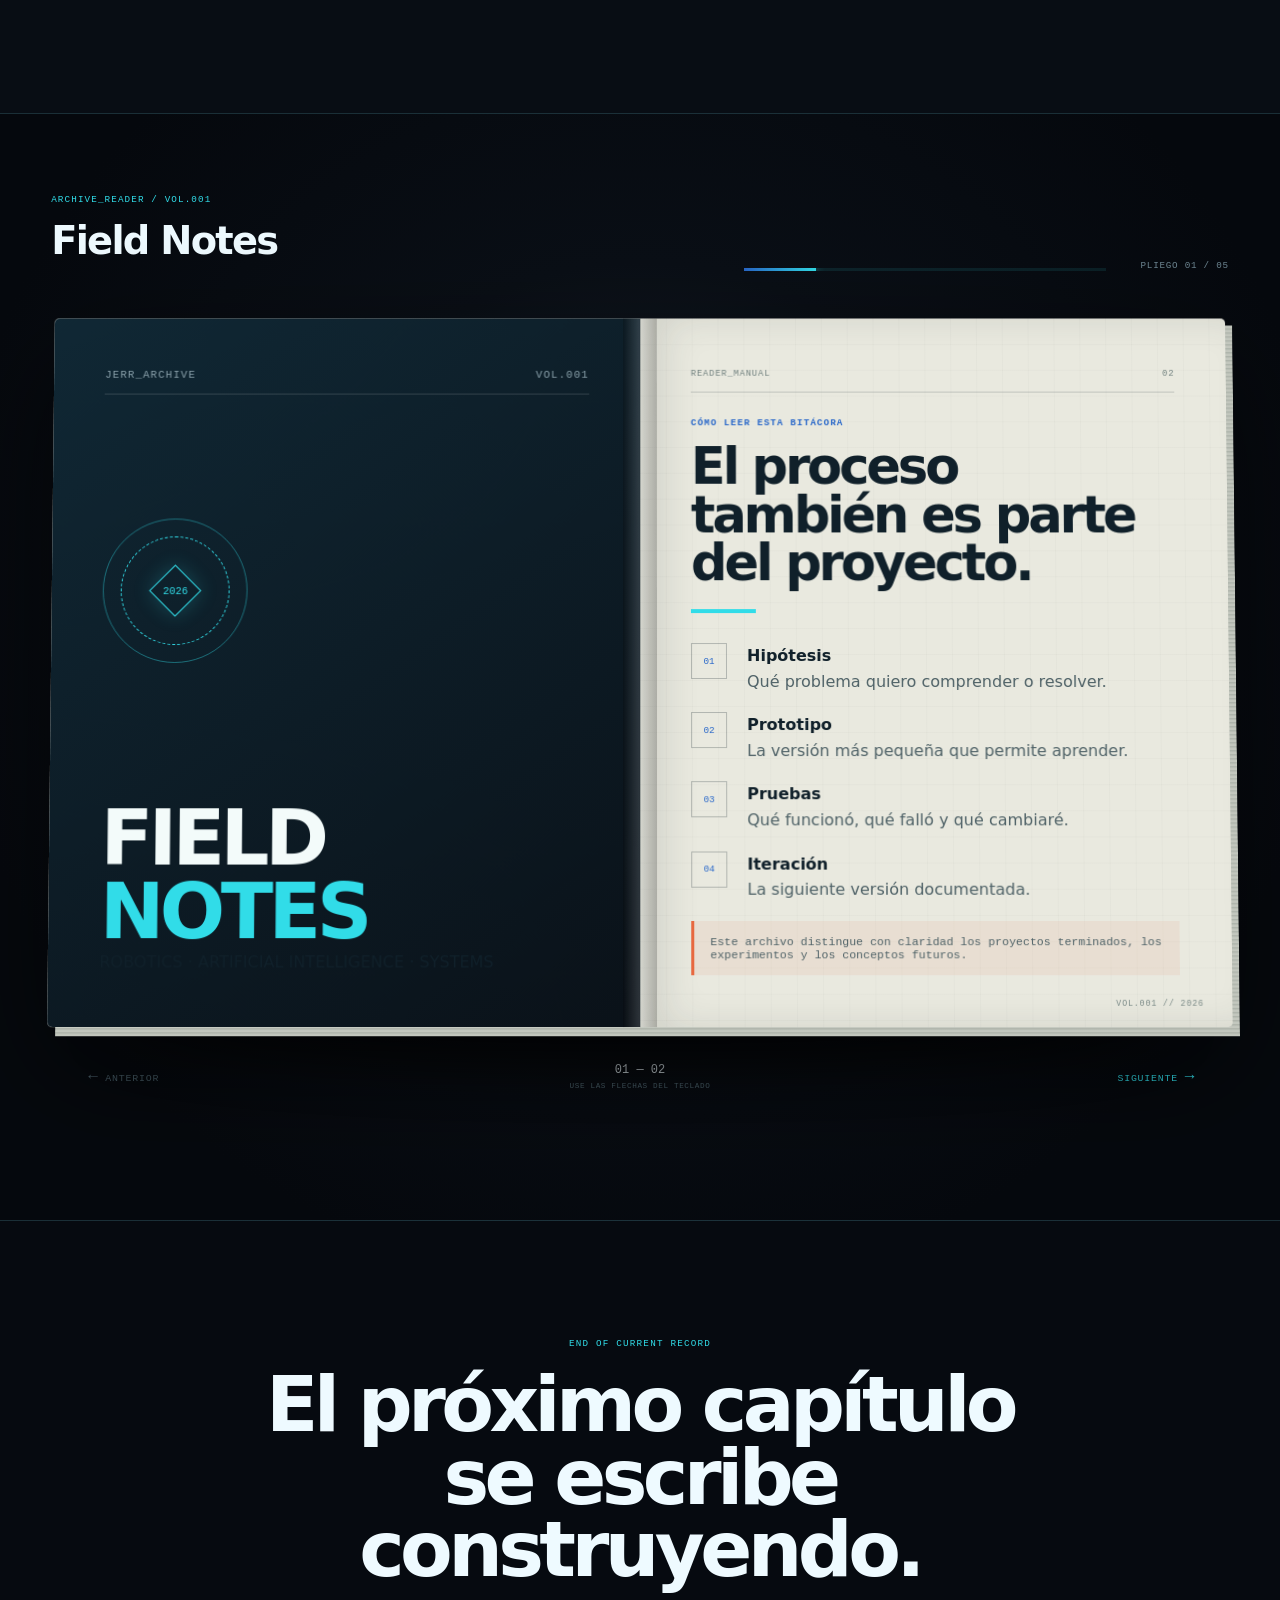
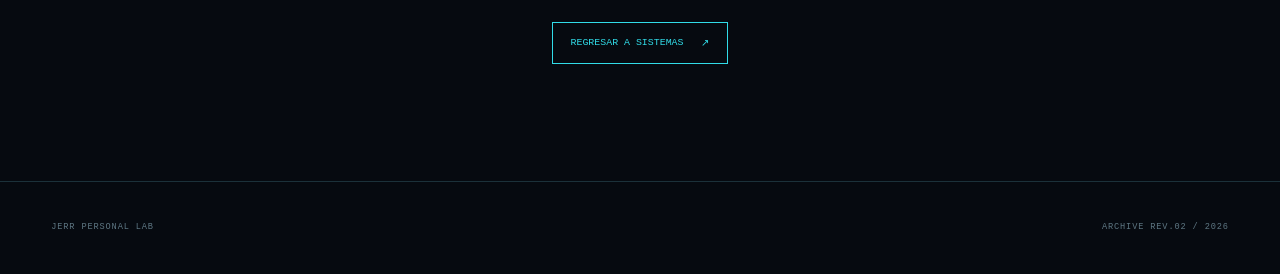
<file: archivo.html>
<!DOCTYPE html>
<html lang="es">
<head>
    <meta charset="UTF-8">
    <meta name="viewport" content="width=device-width, initial-scale=1.0">
    <meta name="description" content="Bitácora histórica de proyectos de robótica, inteligencia artificial y automatización de JERR.">
    <meta name="theme-color" content="#090c12">

    <title>Archivo de proyectos | JERR Lab</title>

    <link rel="stylesheet" href="css/archive.css?v=20260717.3">
    <script src="js/archive.js?v=20260717.3" defer></script>
</head>

<body>
    <a class="skip-link" href="#libro">Saltar al libro</a>
    <div class="archive-noise" aria-hidden="true"></div>

    <header class="archive-header">
        <a class="archive-brand" href="index.html">
            <span aria-hidden="true">←</span>
            <strong>JERR // ARCHIVE</strong>
        </a>
        <p><span></span> DATABASE ONLINE</p>
        <a href="index.html">VOLVER AL LAB</a>
    </header>

    <main>
        <section class="archive-intro">
            <p class="archive-kicker">PROJECT LIBRARY / FIELD NOTES / MULTI-VOLUME</p>
            <h1>Biblioteca de<br><em>proyectos vivos.</em></h1>
            <p>
                Cada proyecto puede convertirse en un libro independiente para conservar hipótesis,
                prototipos, decisiones, fallos, resultados y próximos pasos.
            </p>
            <div class="archive-instructions">
                <span>← → PARA NAVEGAR</span>
                <span>TECLADO COMPATIBLE</span>
                <span id="archive-clock">00:00:00</span>
            </div>
        </section>

        <section class="library-section" id="biblioteca" aria-labelledby="library-title">
            <div class="library-heading">
                <div><p>VOLUME_SELECTOR</p><h2 id="library-title">Elige un volumen.</h2></div>
                <span>04 LIBROS INICIALES / CRECIMIENTO CONTINUO</span>
            </div>
            <div class="library-shelf">
                <button class="shelf-book is-selected" type="button" data-book="field" aria-pressed="true">
                    <span class="book-top"></span><small>VOL.001</small><strong>FIELD<br>NOTES</strong><em>Laboratorio general</em><i>2026</i>
                </button>
                <button class="shelf-book shelf-book-ai" type="button" data-book="ai" aria-pressed="false">
                    <span class="book-top"></span><small>VOL.002</small><strong>ARTIFICIAL<br>INTELLIGENCE</strong><em>Modelos y aprendizaje</em><i>2026</i>
                </button>
                <button class="shelf-book shelf-book-robotics" type="button" data-book="robotics" aria-pressed="false">
                    <span class="book-top"></span><small>VOL.003</small><strong>ROBOTIC<br>SYSTEMS</strong><em>Máquinas en movimiento</em><i>2026</i>
                </button>
                <button class="shelf-book shelf-book-code" type="button" data-book="coding" aria-pressed="false">
                    <span class="book-top"></span><small>VOL.004</small><strong>CODE<br>NOTEBOOK</strong><em>Algoritmos y software</em><i>2026</i>
                </button>
                <div class="shelf-base" aria-hidden="true"></div>
            </div>
            <p class="library-note">Estos volúmenes son la estructura inicial. Cuando exista un proyecto nuevo, podrá agregarse como otro libro a la estantería.</p>
        </section>

        <section class="book-section" id="libro" aria-labelledby="book-title">
            <div class="book-toolbar">
                <div>
                    <p id="active-volume-label">ARCHIVE_READER / VOL.001</p>
                    <h2 id="book-title">Field Notes</h2>
                </div>
                <div class="book-progress" aria-label="Progreso dentro del libro">
                    <span id="book-progress-bar"></span>
                </div>
                <p id="spread-indicator" aria-live="polite">PLIEGO 01 / 05</p>
            </div>

            <div class="book-stage">
                <div class="book-shadow" aria-hidden="true"></div>
                <article class="project-book" id="project-book" aria-live="polite">
                    <section class="book-page book-page-left" id="book-page-left"></section>
                    <div class="book-spine" aria-hidden="true"><span></span></div>
                    <section class="book-page book-page-right" id="book-page-right"></section>
                    <div class="turning-sheet" aria-hidden="true"></div>
                </article>
            </div>

            <div class="book-controls">
                <button id="previous-page" type="button" aria-label="Ver páginas anteriores">
                    <span aria-hidden="true">←</span> ANTERIOR
                </button>
                <p><span id="current-pages">01 — 02</span><small>USE LAS FLECHAS DEL TECLADO</small></p>
                <button id="next-page" type="button" aria-label="Ver páginas siguientes">
                    SIGUIENTE <span aria-hidden="true">→</span>
                </button>
            </div>
        </section>

        <section class="archive-footer-cta">
            <p>END OF CURRENT RECORD</p>
            <h2>El próximo capítulo se escribe construyendo.</h2>
            <a href="index.html#sistemas">Regresar a sistemas <span aria-hidden="true">↗</span></a>
        </section>
    </main>

    <footer class="archive-footer">
        <p>JERR PERSONAL LAB</p>
        <p>ARCHIVE REV.02 / <span id="archive-year"></span></p>
    </footer>
</body>
</html>
</file>
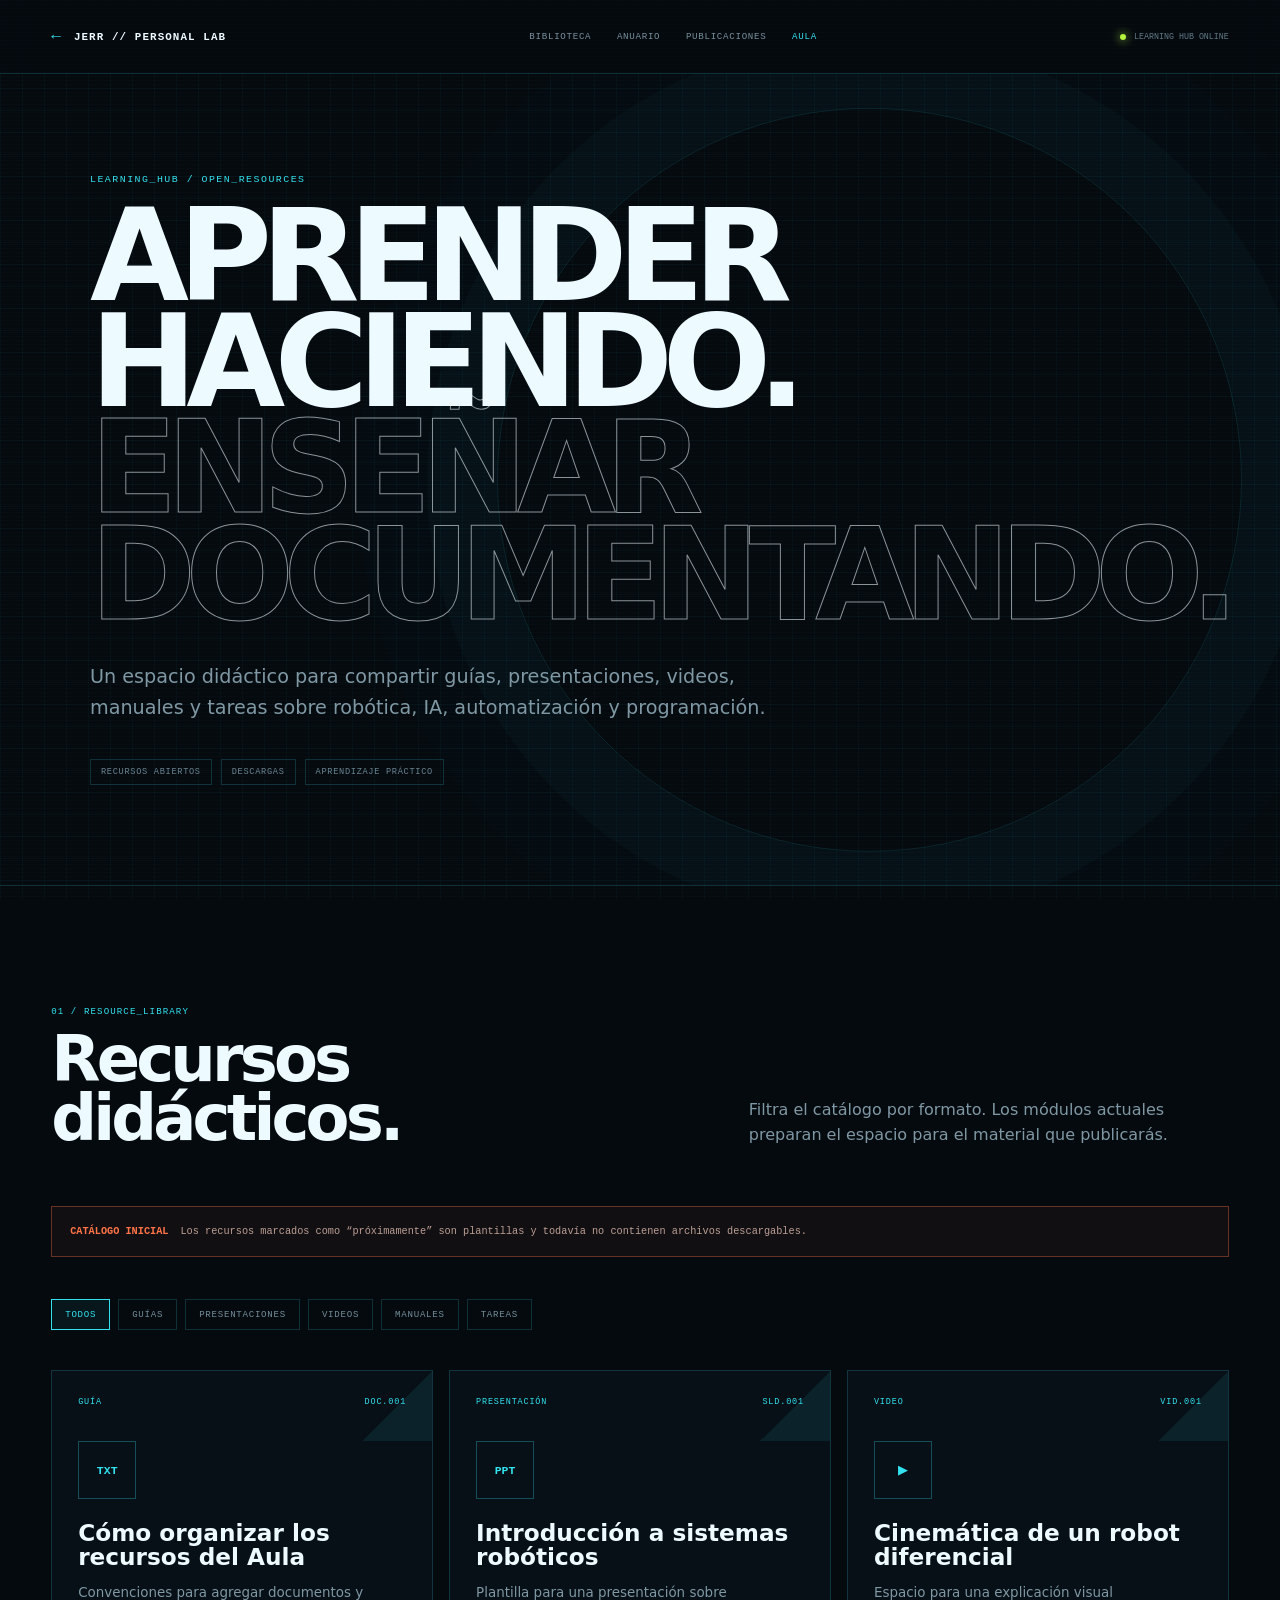
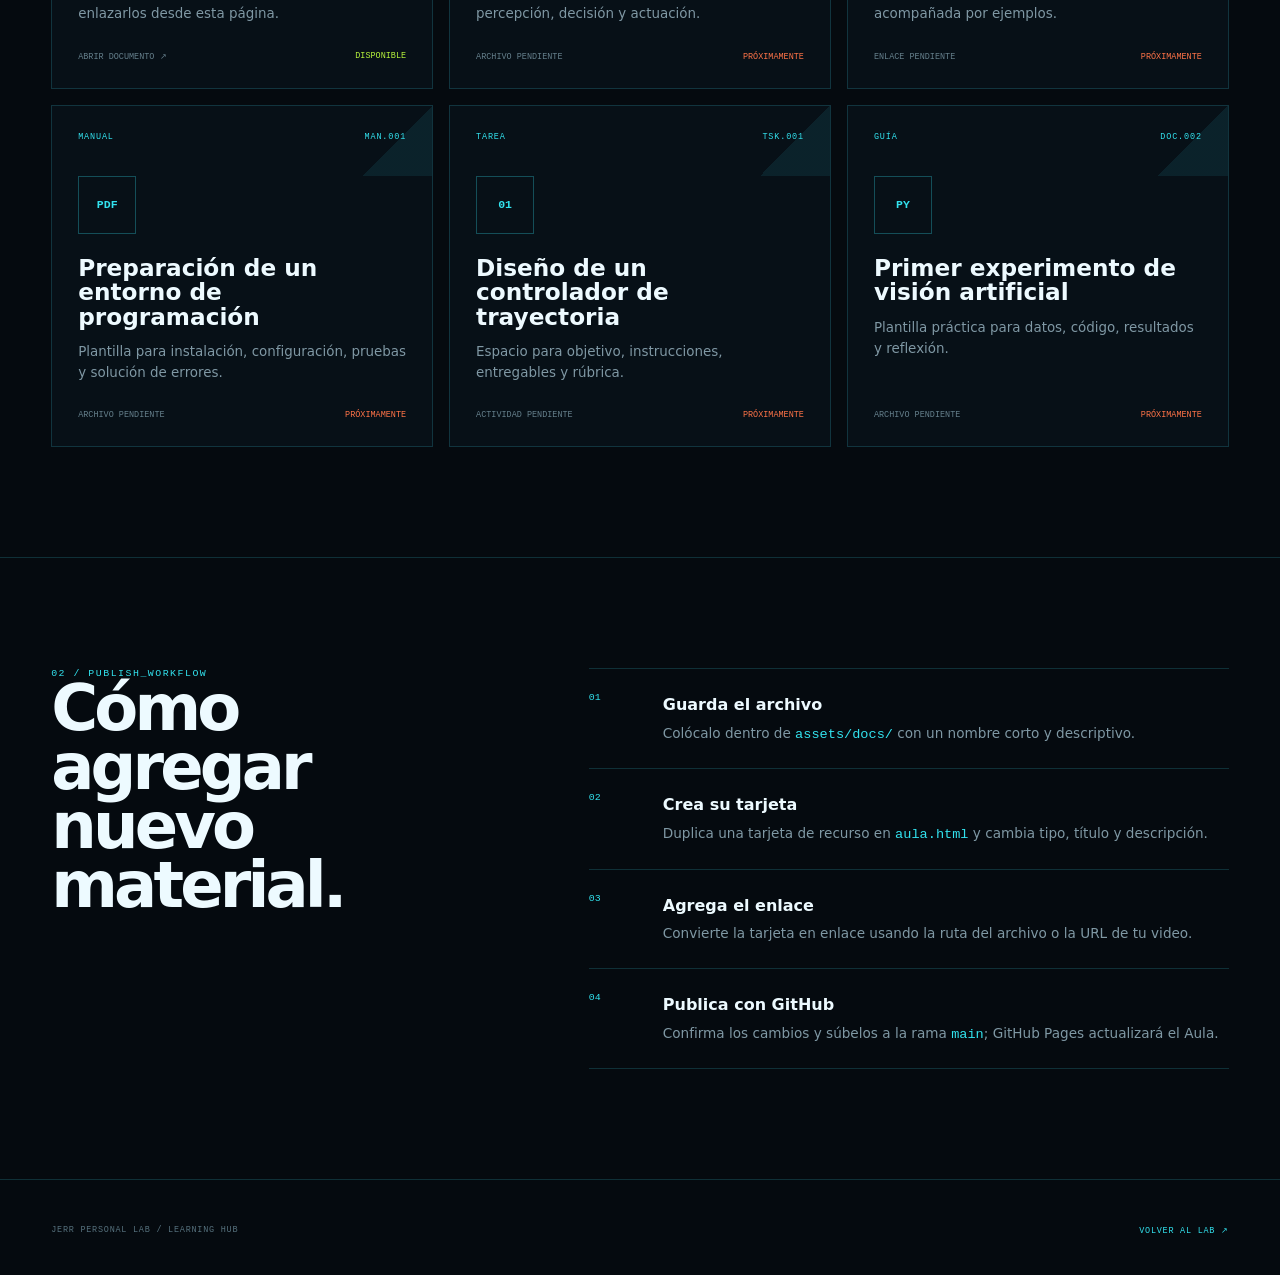
<file: aula.html>
<!DOCTYPE html>
<html lang="es">
<head>
    <meta charset="UTF-8">
    <meta name="viewport" content="width=device-width, initial-scale=1.0">
    <meta name="description" content="Aula digital de JERR con guías, presentaciones, videos, manuales y tareas.">
    <meta name="theme-color" content="#050a0f">
    <title>Aula | JERR Lab</title>
    <link rel="stylesheet" href="css/portal.css?v=20260717.3">
    <script src="js/classroom.js?v=20260717.3" defer></script>
</head>
<body>
    <a class="skip-link" href="#recursos">Saltar a los recursos</a>
    <header class="portal-header">
        <a class="portal-brand" href="index.html"><span>←</span> JERR // PERSONAL LAB</a>
        <nav class="portal-nav" aria-label="Navegación secundaria">
            <a href="archivo.html">Biblioteca</a><a href="anuario.html">Anuario</a><a href="publicaciones.html">Publicaciones</a><a href="aula.html" aria-current="page">Aula</a>
        </nav>
        <p class="portal-status">LEARNING HUB ONLINE</p>
    </header>

    <main>
        <section class="portal-hero">
            <div class="portal-hero-inner">
                <p class="eyebrow">LEARNING_HUB / OPEN_RESOURCES</p>
                <h1>Aprender haciendo.<br><em>Enseñar documentando.</em></h1>
                <p class="portal-hero-text">Un espacio didáctico para compartir guías, presentaciones, videos, manuales y tareas sobre robótica, IA, automatización y programación.</p>
                <div class="hero-meta"><span>RECURSOS ABIERTOS</span><span>DESCARGAS</span><span>APRENDIZAJE PRÁCTICO</span></div>
            </div>
        </section>

        <section class="portal-section" id="recursos">
            <div class="portal-section-inner">
                <div class="section-heading">
                    <div><small>01 / RESOURCE_LIBRARY</small><h2>Recursos didácticos.</h2></div>
                    <p>Filtra el catálogo por formato. Los módulos actuales preparan el espacio para el material que publicarás.</p>
                </div>
                <p class="demo-notice"><strong>CATÁLOGO INICIAL</strong> Los recursos marcados como “próximamente” son plantillas y todavía no contienen archivos descargables.</p>
                <div class="resource-filter" aria-label="Filtrar recursos por tipo">
                    <button type="button" class="is-active" data-filter="all">TODOS</button>
                    <button type="button" data-filter="guide">GUÍAS</button>
                    <button type="button" data-filter="presentation">PRESENTACIONES</button>
                    <button type="button" data-filter="video">VIDEOS</button>
                    <button type="button" data-filter="manual">MANUALES</button>
                    <button type="button" data-filter="assignment">TAREAS</button>
                </div>

                <div class="resource-grid" id="resource-grid">
                    <a class="resource-card" data-type="guide" data-status="ready" href="assets/docs/README.md">
                        <span class="resource-type"><span>GUÍA</span><span>DOC.001</span></span><span class="resource-icon">TXT</span>
                        <h3>Cómo organizar los recursos del Aula</h3><p>Convenciones para agregar documentos y enlazarlos desde esta página.</p>
                        <span class="resource-action"><span>ABRIR DOCUMENTO ↗</span><span>DISPONIBLE</span></span>
                    </a>
                    <article class="resource-card" data-type="presentation" data-status="pending">
                        <span class="resource-type"><span>PRESENTACIÓN</span><span>SLD.001</span></span><span class="resource-icon">PPT</span>
                        <h3>Introducción a sistemas robóticos</h3><p>Plantilla para una presentación sobre percepción, decisión y actuación.</p>
                        <span class="resource-action"><span>ARCHIVO PENDIENTE</span><span>PRÓXIMAMENTE</span></span>
                    </article>
                    <article class="resource-card" data-type="video" data-status="pending">
                        <span class="resource-type"><span>VIDEO</span><span>VID.001</span></span><span class="resource-icon">▶</span>
                        <h3>Cinemática de un robot diferencial</h3><p>Espacio para una explicación visual acompañada por ejemplos.</p>
                        <span class="resource-action"><span>ENLACE PENDIENTE</span><span>PRÓXIMAMENTE</span></span>
                    </article>
                    <article class="resource-card" data-type="manual" data-status="pending">
                        <span class="resource-type"><span>MANUAL</span><span>MAN.001</span></span><span class="resource-icon">PDF</span>
                        <h3>Preparación de un entorno de programación</h3><p>Plantilla para instalación, configuración, pruebas y solución de errores.</p>
                        <span class="resource-action"><span>ARCHIVO PENDIENTE</span><span>PRÓXIMAMENTE</span></span>
                    </article>
                    <article class="resource-card" data-type="assignment" data-status="pending">
                        <span class="resource-type"><span>TAREA</span><span>TSK.001</span></span><span class="resource-icon">01</span>
                        <h3>Diseño de un controlador de trayectoria</h3><p>Espacio para objetivo, instrucciones, entregables y rúbrica.</p>
                        <span class="resource-action"><span>ACTIVIDAD PENDIENTE</span><span>PRÓXIMAMENTE</span></span>
                    </article>
                    <article class="resource-card" data-type="guide" data-status="pending">
                        <span class="resource-type"><span>GUÍA</span><span>DOC.002</span></span><span class="resource-icon">PY</span>
                        <h3>Primer experimento de visión artificial</h3><p>Plantilla práctica para datos, código, resultados y reflexión.</p>
                        <span class="resource-action"><span>ARCHIVO PENDIENTE</span><span>PRÓXIMAMENTE</span></span>
                    </article>
                </div>
            </div>
        </section>

        <section class="portal-section">
            <div class="portal-section-inner upload-guide">
                <div><p class="eyebrow">02 / PUBLISH_WORKFLOW</p><h2>Cómo agregar nuevo material.</h2></div>
                <div class="guide-steps">
                    <div class="guide-step"><b>01</b><div><strong>Guarda el archivo</strong><p>Colócalo dentro de <code>assets/docs/</code> con un nombre corto y descriptivo.</p></div></div>
                    <div class="guide-step"><b>02</b><div><strong>Crea su tarjeta</strong><p>Duplica una tarjeta de recurso en <code>aula.html</code> y cambia tipo, título y descripción.</p></div></div>
                    <div class="guide-step"><b>03</b><div><strong>Agrega el enlace</strong><p>Convierte la tarjeta en enlace usando la ruta del archivo o la URL de tu video.</p></div></div>
                    <div class="guide-step"><b>04</b><div><strong>Publica con GitHub</strong><p>Confirma los cambios y súbelos a la rama <code>main</code>; GitHub Pages actualizará el Aula.</p></div></div>
                </div>
            </div>
        </section>
    </main>

    <footer class="portal-footer"><p>JERR PERSONAL LAB / LEARNING HUB</p><p><a href="index.html">VOLVER AL LAB ↗</a></p></footer>
</body>
</html>
</file>
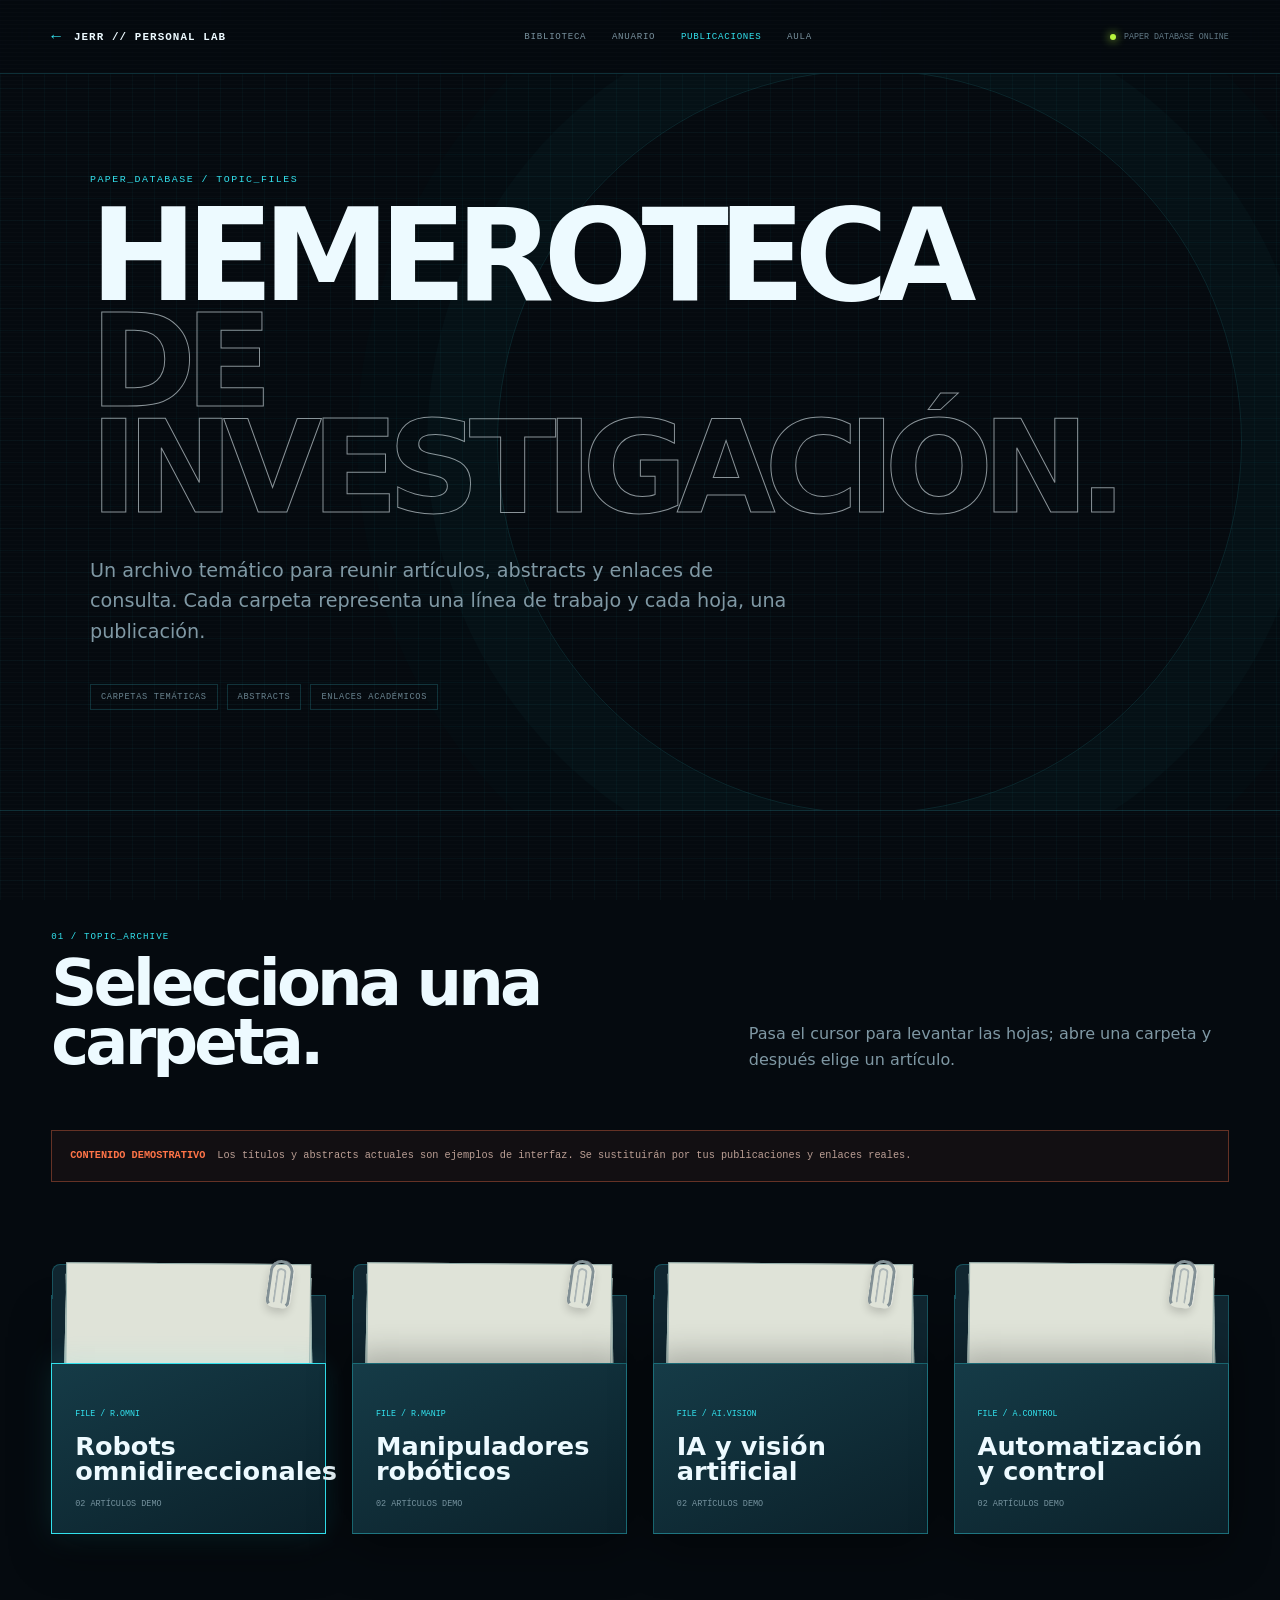
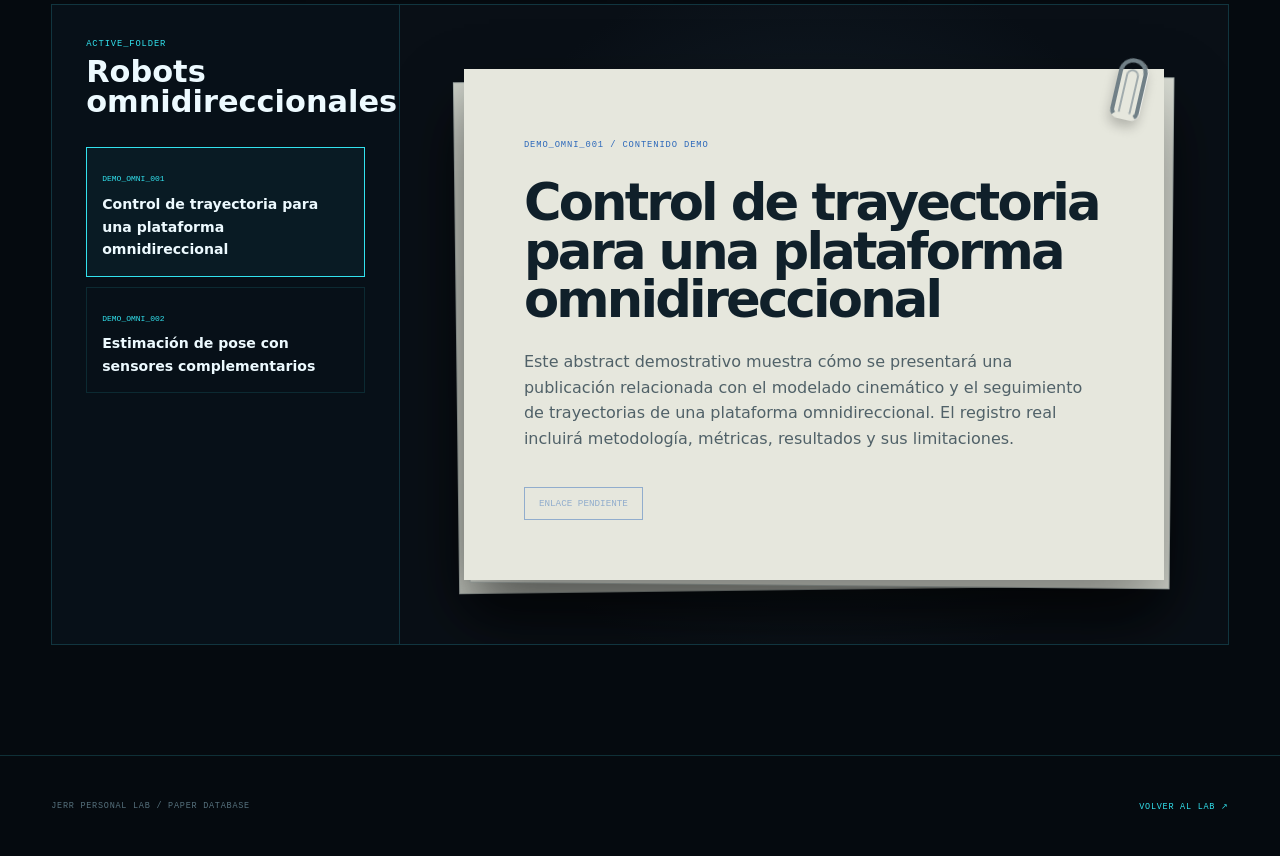
<file: publicaciones.html>
<!DOCTYPE html>
<html lang="es">
<head>
    <meta charset="UTF-8">
    <meta name="viewport" content="width=device-width, initial-scale=1.0">
    <meta name="description" content="Hemeroteca interactiva de publicaciones de robótica, inteligencia artificial y automatización de JERR.">
    <meta name="theme-color" content="#050a0f">
    <title>Hemeroteca | JERR Lab</title>
    <link rel="stylesheet" href="css/portal.css?v=20260717.3">
    <script src="js/publications.js?v=20260717.3" defer></script>
</head>
<body>
    <a class="skip-link" href="#carpetas">Saltar a las publicaciones</a>
    <header class="portal-header">
        <a class="portal-brand" href="index.html"><span>←</span> JERR // PERSONAL LAB</a>
        <nav class="portal-nav" aria-label="Navegación secundaria">
            <a href="archivo.html">Biblioteca</a><a href="anuario.html">Anuario</a><a href="publicaciones.html" aria-current="page">Publicaciones</a><a href="aula.html">Aula</a>
        </nav>
        <p class="portal-status">PAPER DATABASE ONLINE</p>
    </header>

    <main>
        <section class="portal-hero">
            <div class="portal-hero-inner">
                <p class="eyebrow">PAPER_DATABASE / TOPIC_FILES</p>
                <h1>Hemeroteca<br><em>de investigación.</em></h1>
                <p class="portal-hero-text">Un archivo temático para reunir artículos, abstracts y enlaces de consulta. Cada carpeta representa una línea de trabajo y cada hoja, una publicación.</p>
                <div class="hero-meta"><span>CARPETAS TEMÁTICAS</span><span>ABSTRACTS</span><span>ENLACES ACADÉMICOS</span></div>
            </div>
        </section>

        <section class="portal-section" id="carpetas">
            <div class="portal-section-inner">
                <div class="section-heading">
                    <div><small>01 / TOPIC_ARCHIVE</small><h2>Selecciona una carpeta.</h2></div>
                    <p>Pasa el cursor para levantar las hojas; abre una carpeta y después elige un artículo.</p>
                </div>
                <p class="demo-notice"><strong>CONTENIDO DEMOSTRATIVO</strong> Los títulos y abstracts actuales son ejemplos de interfaz. Se sustituirán por tus publicaciones y enlaces reales.</p>

                <div class="folder-grid" aria-label="Carpetas de publicaciones">
                    <button class="topic-folder is-active" type="button" data-folder="omni">
                        <span class="folder-back"></span><span class="folder-sheet"></span><span class="folder-sheet"></span><span class="folder-sheet"></span>
                        <span class="folder-clip" aria-hidden="true"></span>
                        <span class="folder-front"><small>FILE / R.OMNI</small><strong>Robots<br>omnidireccionales</strong><span>02 ARTÍCULOS DEMO</span></span>
                    </button>
                    <button class="topic-folder" type="button" data-folder="manipulators">
                        <span class="folder-back"></span><span class="folder-sheet"></span><span class="folder-sheet"></span><span class="folder-sheet"></span>
                        <span class="folder-clip" aria-hidden="true"></span>
                        <span class="folder-front"><small>FILE / R.MANIP</small><strong>Manipuladores<br>robóticos</strong><span>02 ARTÍCULOS DEMO</span></span>
                    </button>
                    <button class="topic-folder" type="button" data-folder="vision">
                        <span class="folder-back"></span><span class="folder-sheet"></span><span class="folder-sheet"></span><span class="folder-sheet"></span>
                        <span class="folder-clip" aria-hidden="true"></span>
                        <span class="folder-front"><small>FILE / AI.VISION</small><strong>IA y visión<br>artificial</strong><span>02 ARTÍCULOS DEMO</span></span>
                    </button>
                    <button class="topic-folder" type="button" data-folder="automation">
                        <span class="folder-back"></span><span class="folder-sheet"></span><span class="folder-sheet"></span><span class="folder-sheet"></span>
                        <span class="folder-clip" aria-hidden="true"></span>
                        <span class="folder-front"><small>FILE / A.CONTROL</small><strong>Automatización<br>y control</strong><span>02 ARTÍCULOS DEMO</span></span>
                    </button>
                </div>

                <div class="publication-reader" id="lector">
                    <aside class="article-list-panel">
                        <p>ACTIVE_FOLDER</p>
                        <h3 id="folder-title">Robots omnidireccionales</h3>
                        <div class="article-list" id="article-list"></div>
                    </aside>
                    <div class="paper-stage" id="paper-stage">
                        <div class="paper-stack">
                            <span class="paper-under paper-under-a" aria-hidden="true"></span>
                            <span class="paper-under paper-under-b" aria-hidden="true"></span>
                            <article class="publication-paper" id="publication-paper" aria-live="polite"></article>
                            <span class="paper-clip" aria-hidden="true"></span>
                        </div>
                    </div>
                </div>
            </div>
        </section>
    </main>

    <footer class="portal-footer"><p>JERR PERSONAL LAB / PAPER DATABASE</p><p><a href="index.html">VOLVER AL LAB ↗</a></p></footer>
</body>
</html>
</file>
<file: css/styles.css>
:root {
    --bg: #03070d;
    --bg-elevated: #07101a;
    --surface: rgba(10, 22, 34, 0.76);
    --surface-solid: #0a1520;
    --line: rgba(118, 190, 211, 0.17);
    --line-strong: rgba(79, 238, 255, 0.46);
    --text: #eefbff;
    --muted: #8298a4;
    --cyan: #4feeff;
    --cyan-rgb: 79, 238, 255;
    --blue: #4e7cff;
    --acid: #b9ff38;
    --orange: #ff7a45;
    --danger: #ff5368;
    --mono: "Cascadia Code", "SFMono-Regular", Consolas, monospace;
    --sans: "Segoe UI Variable", "Segoe UI", Inter, system-ui, sans-serif;
    --container: 1200px;
    --header-height: 78px;
    --radius: 4px;
    --mx: 50%;
    --my: 30%;
}

* {
    box-sizing: border-box;
    margin: 0;
    padding: 0;
}

html {
    overflow-x: clip;
    scroll-behavior: smooth;
    scroll-padding-top: calc(var(--header-height) + 25px);
}

body {
    min-width: 320px;
    overflow-x: hidden;
    background: var(--bg);
    color: var(--text);
    font-family: var(--sans);
    line-height: 1.6;
}

body.is-booting { overflow: hidden; }
a { color: inherit; text-decoration: none; }
button { color: inherit; font: inherit; }
canvas { display: block; }

.container {
    width: min(calc(100% - 44px), var(--container));
    margin-inline: auto;
}

.section {
    position: relative;
    padding-block: 130px;
}

.sr-only {
    position: absolute;
    width: 1px;
    height: 1px;
    padding: 0;
    margin: -1px;
    overflow: hidden;
    clip: rect(0, 0, 0, 0);
    white-space: nowrap;
    border: 0;
}

.skip-link {
    position: fixed;
    z-index: 10000;
    top: 10px;
    left: 10px;
    padding: 10px 15px;
    transform: translateY(-150%);
    border: 1px solid var(--cyan);
    background: var(--bg);
    color: var(--cyan);
    font: 0.75rem var(--mono);
}

.skip-link:focus { transform: translateY(0); }

.screen-noise {
    position: fixed;
    z-index: 2000;
    inset: 0;
    pointer-events: none;
    opacity: 0.035;
    background-image:
        repeating-linear-gradient(0deg, transparent 0 2px, #fff 3px),
        repeating-linear-gradient(90deg, transparent 0 4px, #fff 5px);
    background-size: 100% 4px, 6px 100%;
    mix-blend-mode: screen;
}

.page-progress {
    position: fixed;
    z-index: 1001;
    top: 0;
    left: 0;
    width: 100%;
    height: 2px;
}

.page-progress span {
    display: block;
    width: 0;
    height: 100%;
    background: linear-gradient(90deg, var(--blue), var(--cyan), var(--acid));
    box-shadow: 0 0 16px var(--cyan);
}

/* Secuencia de arranque */
.boot-screen {
    position: fixed;
    z-index: 9999;
    inset: 0;
    display: grid;
    place-items: center;
    overflow: hidden;
    background: #02050a;
    transition: opacity 0.6s ease, visibility 0.6s ease;
}

.boot-screen.is-complete {
    visibility: hidden;
    opacity: 0;
}

.boot-screen::after {
    position: absolute;
    inset: 0;
    content: "";
    pointer-events: none;
    background: linear-gradient(transparent 49.7%, rgba(var(--cyan-rgb), 0.18) 50%, transparent 50.3%);
    animation: boot-scan 2.2s linear infinite;
}

.boot-grid {
    position: absolute;
    inset: -40%;
    transform: perspective(500px) rotateX(65deg) translateY(23%);
    background-image:
        linear-gradient(rgba(var(--cyan-rgb), 0.1) 1px, transparent 1px),
        linear-gradient(90deg, rgba(var(--cyan-rgb), 0.1) 1px, transparent 1px);
    background-size: 42px 42px;
    -webkit-mask-image: radial-gradient(circle at center, #000 5%, transparent 65%);
    mask-image: radial-gradient(circle at center, #000 5%, transparent 65%);
}

.boot-corner {
    position: absolute;
    color: #6c8996;
    font: 0.68rem/1 var(--mono);
    letter-spacing: 0.15em;
}

.boot-corner-tl { top: 28px; left: 30px; }
.boot-corner-tr { top: 28px; right: 30px; }
.boot-corner-bl { bottom: 28px; left: 30px; }
.boot-corner-br { right: 30px; bottom: 28px; color: var(--cyan); }

.boot-center {
    position: relative;
    z-index: 2;
    width: min(calc(100% - 40px), 560px);
    text-align: center;
}

.boot-core {
    position: relative;
    width: 92px;
    height: 92px;
    margin: 0 auto 30px;
    border: 1px solid rgba(var(--cyan-rgb), 0.35);
    border-radius: 50%;
    animation: spin 6s linear infinite;
}

.boot-core::before,
.boot-core::after,
.boot-core span,
.boot-core i {
    position: absolute;
    border-radius: 50%;
    content: "";
}

.boot-core::before { inset: 9px; border: 1px dashed var(--cyan); }
.boot-core::after { inset: 23px; background: var(--cyan); box-shadow: 0 0 35px rgba(var(--cyan-rgb), 0.75); }
.boot-core span { top: -4px; left: 41px; width: 8px; height: 8px; background: var(--acid); box-shadow: 0 0 12px var(--acid); }
.boot-core i { inset: -9px; border-top: 1px solid var(--blue); border-bottom: 1px solid var(--blue); animation: spin-reverse 3s linear infinite; }

.tech-label,
.overline {
    font-family: var(--mono);
    font-size: 0.7rem;
    font-weight: 700;
    letter-spacing: 0.15em;
    text-transform: uppercase;
}

.boot-center .tech-label { color: var(--muted); }
.boot-center h1 { margin: 10px 0 4px; font: 800 clamp(3.3rem, 12vw, 7.5rem)/0.9 var(--sans); letter-spacing: -0.09em; }
.boot-center h1 span { color: var(--cyan); animation: blink 0.75s step-end infinite; }
.boot-message { color: var(--cyan); font: 0.74rem var(--mono); }
.boot-track { height: 2px; margin: 26px 0 16px; overflow: hidden; background: rgba(var(--cyan-rgb), 0.14); }
.boot-track span { display: block; width: 0; height: 100%; background: var(--cyan); box-shadow: 0 0 18px var(--cyan); }
.boot-skip { cursor: pointer; border: 0; background: none; color: #627783; font: 0.65rem var(--mono); letter-spacing: 0.1em; text-transform: uppercase; }
.boot-skip:hover { color: var(--text); }

/* Navegación */
.site-header {
    position: sticky;
    z-index: 1000;
    top: 0;
    height: var(--header-height);
    border-bottom: 1px solid var(--line);
    background: rgba(3, 7, 13, 0.78);
    backdrop-filter: blur(18px);
}

.site-header::before,
.site-header::after {
    position: absolute;
    bottom: -1px;
    width: 90px;
    height: 1px;
    content: "";
    background: var(--cyan);
    box-shadow: 0 0 12px var(--cyan);
}

.site-header::before { left: 0; }
.site-header::after { right: 0; }

.navbar { display: flex; height: 100%; align-items: center; gap: 28px; }
.brand { display: inline-flex; align-items: center; gap: 11px; margin-right: auto; }
.brand-symbol { position: relative; display: grid; width: 37px; height: 37px; place-items: center; border: 1px solid var(--line-strong); }
.brand-symbol::before,
.brand-symbol::after,
.brand-symbol i { position: absolute; content: ""; }
.brand-symbol::before { width: 16px; height: 16px; transform: rotate(45deg); border: 1px solid var(--cyan); }
.brand-symbol::after { width: 5px; height: 5px; border-radius: 50%; background: var(--acid); box-shadow: 0 0 10px var(--acid); }
.brand-symbol i { inset: -4px; border-top: 1px solid rgba(var(--cyan-rgb), 0.25); border-bottom: 1px solid rgba(var(--cyan-rgb), 0.25); }
.brand-copy { display: grid; line-height: 1.05; }
.brand-copy strong { font-size: 0.9rem; letter-spacing: 0.13em; }
.brand-copy small { margin-top: 5px; color: var(--muted); font: 0.52rem var(--mono); letter-spacing: 0.16em; }

.system-status { display: flex; align-items: center; gap: 8px; padding-right: 25px; border-right: 1px solid var(--line); color: var(--muted); font: 0.6rem var(--mono); }
.system-status span,
.pulse-dot { width: 6px; height: 6px; border-radius: 50%; background: var(--acid); box-shadow: 0 0 9px var(--acid); animation: pulse 1.6s ease-in-out infinite; }

.nav-links { display: flex; gap: 25px; }
.nav-links a { position: relative; color: var(--muted); font: 0.68rem var(--mono); letter-spacing: 0.08em; text-transform: uppercase; }
.nav-links a::before { position: absolute; top: 50%; left: -12px; width: 5px; height: 1px; content: ""; background: var(--cyan); opacity: 0; transition: opacity 0.2s ease; }
.nav-links a:hover,
.nav-links a.active { color: var(--cyan); }
.nav-links a:hover::before,
.nav-links a.active::before { opacity: 1; }
.nav-cta { padding: 10px 14px; border: 1px solid var(--line-strong); color: var(--cyan); font: 0.65rem var(--mono); text-transform: uppercase; transition: background 0.2s ease, color 0.2s ease; }
.nav-cta:hover { background: var(--cyan); color: var(--bg); }
.nav-toggle { display: none; position: relative; width: 40px; height: 40px; cursor: pointer; border: 1px solid var(--line); background: transparent; }

/* Hero */
.hero {
    position: relative;
    display: grid;
    min-height: calc(100svh - var(--header-height));
    grid-template-columns: minmax(0, 1.08fr) minmax(360px, 0.92fr);
    align-items: center;
    gap: 75px;
    padding-block: 75px 100px;
}

.hero::before {
    position: absolute;
    z-index: -2;
    inset: 0 calc((100vw - 100%) / -2);
    content: "";
    background:
        linear-gradient(rgba(var(--cyan-rgb), 0.035) 1px, transparent 1px),
        linear-gradient(90deg, rgba(var(--cyan-rgb), 0.035) 1px, transparent 1px),
        radial-gradient(circle at var(--mx) var(--my), rgba(var(--cyan-rgb), 0.11), transparent 26%);
    background-size: 55px 55px, 55px 55px, auto;
}

.neural-field { position: absolute; z-index: -1; inset: 0; width: 100%; height: 100%; opacity: 0.62; }
.hero-rail { position: absolute; top: 50%; left: -68px; display: flex; align-items: center; gap: 12px; transform: translateY(-50%) rotate(-90deg); color: #54707e; font: 0.52rem var(--mono); letter-spacing: 0.12em; }
.hero-rail i { display: block; width: 48px; height: 1px; background: var(--line-strong); }

.overline { color: var(--cyan); }
.overline span { margin-right: 10px; color: var(--muted); }
.hero h1 { margin-top: 26px; font-size: clamp(3.5rem, 7.1vw, 7.25rem); font-weight: 850; line-height: 0.86; letter-spacing: -0.075em; text-transform: uppercase; }
.hero h1 > span { display: block; }
.kinetic-word { position: relative; width: fit-content; color: var(--text); }
.kinetic-word::before,
.kinetic-word::after { position: absolute; inset: 0; content: attr(data-text); pointer-events: none; opacity: 0; }
.kinetic-word::before { color: var(--cyan); transform: translateX(3px); }
.kinetic-word::after { color: var(--danger); transform: translateX(-3px); }
.kinetic-word.is-glitching::before,
.kinetic-word.is-glitching::after { opacity: 0.7; clip-path: inset(35% 0 40% 0); }
.outline-word { color: transparent; -webkit-text-stroke: 1px rgba(238, 251, 255, 0.55); }
.accent-word { color: var(--cyan); text-shadow: 0 0 35px rgba(var(--cyan-rgb), 0.25); }
.hero-description { max-width: 620px; margin-top: 31px; color: var(--muted); font-size: 1.05rem; }
.hero-actions { display: flex; flex-wrap: wrap; gap: 14px; margin-top: 34px; }

.button {
    display: inline-flex;
    min-height: 52px;
    align-items: center;
    justify-content: center;
    gap: 22px;
    padding: 0 22px;
    cursor: pointer;
    border: 1px solid transparent;
    font: 700 0.68rem var(--mono);
    letter-spacing: 0.08em;
    text-transform: uppercase;
    transition: transform 0.2s ease, box-shadow 0.2s ease, background 0.2s ease;
}
.button-primary { position: relative; overflow: hidden; background: var(--cyan); color: #031015; box-shadow: 0 0 0 rgba(var(--cyan-rgb), 0); }
.button-primary::before { position: absolute; top: 0; left: -110%; width: 70%; height: 100%; content: ""; transform: skewX(-22deg); background: rgba(255,255,255,0.5); transition: left 0.45s ease; }
.button-primary:hover { box-shadow: 0 0 30px rgba(var(--cyan-rgb), 0.3); }
.button-primary:hover::before { left: 140%; }
.button-primary span,
.button-primary i { position: relative; z-index: 1; font-style: normal; }
.button-ghost { border-color: var(--line); color: var(--muted); }
.button-ghost:hover { border-color: var(--cyan); color: var(--cyan); }

.hero-telemetry { display: grid; max-width: 640px; grid-template-columns: repeat(3, 1fr); margin-top: 55px; border-top: 1px solid var(--line); border-bottom: 1px solid var(--line); }
.hero-telemetry > div { display: grid; min-height: 70px; align-content: center; gap: 6px; padding: 0 17px; border-right: 1px solid var(--line); }
.hero-telemetry > div:first-child { padding-left: 0; }
.hero-telemetry > div:last-child { border-right: 0; }
.hero-telemetry small { color: #536e7b; font: 0.52rem var(--mono); letter-spacing: 0.12em; }
.hero-telemetry strong { display: flex; align-items: center; gap: 8px; font: 0.66rem var(--mono); }

.hero-machine { position: relative; min-height: 590px; transform-style: preserve-3d; transition: transform 0.18s ease-out; }
.hero-machine::before { position: absolute; top: 50%; left: 50%; width: 82%; aspect-ratio: 1; content: ""; transform: translate(-50%, -50%); border-radius: 50%; background: radial-gradient(circle, rgba(var(--cyan-rgb), 0.12), transparent 68%); filter: blur(10px); }
.core-assembly { position: absolute; top: 50%; left: 50%; width: min(92%, 500px); aspect-ratio: 1; transform: translate(-50%, -50%); }
.core-ring { position: absolute; border-radius: 50%; }
.ring-a { inset: 0; border: 1px solid rgba(var(--cyan-rgb), 0.18); border-top-color: var(--cyan); border-bottom-color: var(--blue); animation: spin 16s linear infinite; }
.ring-a::before { position: absolute; top: 25px; left: 45px; width: 9px; height: 9px; content: ""; border-radius: 50%; background: var(--acid); box-shadow: 0 0 18px var(--acid); }
.ring-b { inset: 12%; border: 1px dashed rgba(var(--cyan-rgb), 0.32); animation: spin-reverse 22s linear infinite; }
.ring-c { inset: 25%; border: 10px double rgba(var(--cyan-rgb), 0.14); box-shadow: inset 0 0 42px rgba(var(--cyan-rgb), 0.1), 0 0 42px rgba(var(--cyan-rgb), 0.08); animation: breathe 3.2s ease-in-out infinite; }
.core-center { position: absolute; top: 50%; left: 50%; display: grid; width: 30%; aspect-ratio: 1; place-items: center; transform: translate(-50%, -50%) rotate(45deg); border: 1px solid var(--cyan); background: rgba(5, 16, 25, 0.88); box-shadow: 0 0 38px rgba(var(--cyan-rgb), 0.22); }
.core-center::before,
.core-center::after { position: absolute; content: ""; background: var(--cyan); }
.core-center::before { width: 140%; height: 1px; }
.core-center::after { width: 1px; height: 140%; }
.core-center span { position: absolute; inset: 14%; border: 1px dashed var(--blue); animation: spin 7s linear infinite; }
.core-center i { position: absolute; inset: 33%; border-radius: 50%; background: var(--cyan); box-shadow: 0 0 40px var(--cyan); animation: core-pulse 1.8s ease-in-out infinite; }
.core-center b { position: relative; z-index: 2; transform: rotate(-45deg); color: #061018; font: 900 0.8rem var(--mono); }
.orbit-node { position: absolute; display: grid; width: 42px; height: 42px; place-items: center; border: 1px solid var(--line-strong); background: var(--bg); color: var(--cyan); font: 0.6rem var(--mono); box-shadow: 0 0 24px rgba(var(--cyan-rgb), 0.15); }
.node-a { top: 4%; left: 19%; }
.node-b { top: 25%; right: 0; }
.node-c { bottom: 2%; left: 40%; }
.machine-hud { position: absolute; z-index: 3; display: grid; min-width: 130px; gap: 4px; padding: 9px 11px; border-left: 1px solid var(--cyan); background: rgba(3, 7, 13, 0.7); font-family: var(--mono); }
.machine-hud span { color: var(--muted); font-size: 0.5rem; letter-spacing: 0.1em; }
.machine-hud strong { color: var(--cyan); font-size: 0.68rem; }
.hud-top { top: 8%; left: 0; }
.hud-right { top: 36%; right: -5%; }
.hud-bottom { right: 12%; bottom: 4%; }
.signal-panel { position: absolute; bottom: 13%; left: -2%; display: flex; height: 62px; align-items: end; gap: 5px; padding: 10px 12px; border: 1px solid var(--line); }
.signal-panel span { width: 3px; height: 20%; background: var(--cyan); box-shadow: 0 0 6px rgba(var(--cyan-rgb), 0.45); animation: signal 1.1s ease-in-out infinite alternate; }
.signal-panel span:nth-child(2) { height: 50%; animation-delay: -0.3s; }
.signal-panel span:nth-child(3) { height: 90%; animation-delay: -0.6s; }
.signal-panel span:nth-child(4) { height: 40%; animation-delay: -0.2s; }
.signal-panel span:nth-child(5) { height: 70%; animation-delay: -0.7s; }
.signal-panel span:nth-child(6) { height: 35%; animation-delay: -0.4s; }
.signal-panel span:nth-child(7) { height: 80%; animation-delay: -0.8s; }
.signal-panel span:nth-child(8) { height: 55%; animation-delay: -0.1s; }
.scroll-cue { position: absolute; bottom: 20px; left: 50%; display: grid; justify-items: center; gap: 11px; transform: translateX(-50%); color: #526e7a; font: 0.52rem var(--mono); letter-spacing: 0.12em; }
.scroll-cue i { display: block; width: 1px; height: 32px; overflow: hidden; background: var(--line); }
.scroll-cue i::after { display: block; width: 100%; height: 45%; content: ""; background: var(--cyan); animation: scroll-line 1.6s ease-in-out infinite; }

/* Encabezados de sección */
.section-index { position: absolute; top: 70px; right: max(22px, calc((100vw - var(--container)) / 2)); color: rgba(79, 238, 255, 0.05); font: 900 clamp(8rem, 22vw, 19rem)/1 var(--sans); letter-spacing: -0.08em; }
.section-heading { position: relative; z-index: 1; }
.section-heading h2,
.archive-copy h2,
.contact-inner h2 { margin-top: 20px; font-size: clamp(2.8rem, 5.3vw, 5.7rem); line-height: 0.98; letter-spacing: -0.065em; }
.section-heading h2 em,
.contact-inner h2 em { color: var(--cyan); font-weight: inherit; font-style: normal; }
.section-heading > p:not(.overline) { margin-top: 26px; color: var(--muted); }
.section-heading-row { display: flex; align-items: end; justify-content: space-between; gap: 70px; margin-bottom: 60px; }
.section-heading-row > p { max-width: 470px; }

/* Perfil */
.profile-section { overflow: hidden; border-top: 1px solid var(--line); border-bottom: 1px solid var(--line); background: var(--bg-elevated); }
.profile-section::before { position: absolute; inset: 0; content: ""; opacity: 0.3; background-image: linear-gradient(90deg, transparent 49.9%, var(--line) 50%, transparent 50.1%); background-size: 20% 100%; }
.profile-grid { position: relative; display: grid; grid-template-columns: 0.85fr 1.15fr; align-items: center; gap: 110px; }
.terminal-card { position: relative; border: 1px solid var(--line-strong); background: rgba(2, 8, 14, 0.82); box-shadow: 20px 20px 0 rgba(var(--cyan-rgb), 0.035); }
.terminal-card::before { position: absolute; top: -7px; left: 18px; width: 45px; height: 7px; content: ""; background: var(--cyan); }
.terminal-head { display: flex; align-items: center; gap: 18px; padding: 14px 17px; border-bottom: 1px solid var(--line); }
.terminal-head > div { display: flex; gap: 6px; }
.terminal-head > div span { width: 7px; height: 7px; border-radius: 50%; background: var(--danger); }
.terminal-head > div span:nth-child(2) { background: var(--orange); }
.terminal-head > div span:nth-child(3) { background: var(--acid); }
.terminal-head p { color: var(--muted); font: 0.65rem var(--mono); }
.terminal-head small { margin-left: auto; color: var(--acid); font: 0.55rem var(--mono); }
.terminal-body { padding: clamp(24px, 4vw, 43px); color: #91aab5; font: clamp(0.72rem, 1.4vw, 0.88rem)/2 var(--mono); }
.terminal-body b { color: var(--cyan); }
.terminal-output { padding-left: 20px; }
.terminal-output strong { color: var(--text); font-weight: 500; }
.terminal-tags { display: flex; flex-wrap: wrap; gap: 8px; margin: 7px 0 15px 20px; }
.terminal-tags span { padding: 3px 8px; border: 1px solid var(--line); color: var(--acid); font-size: 0.6rem; }
.terminal-cursor span { display: inline-block; width: 8px; height: 14px; transform: translateY(2px); background: var(--cyan); animation: blink 0.8s step-end infinite; }

/* Módulos */
.focus-section { padding-bottom: 160px; }
.module-list { border-top: 1px solid var(--line); }
.module-row { border-bottom: 1px solid var(--line); transition: background 0.3s ease; }
.module-row:hover,
.module-row.is-open { background: rgba(var(--cyan-rgb), 0.035); }
.module-trigger { display: grid; width: 100%; min-height: 150px; grid-template-columns: 75px 80px minmax(250px, 1fr) minmax(220px, 0.6fr) 35px; align-items: center; gap: 24px; padding: 0; cursor: pointer; border: 0; background: transparent; color: inherit; text-align: left; transition: padding 0.3s ease; }
.module-row:hover .module-trigger { padding-inline: 16px; }
.module-id { color: #506b78; font: 0.65rem var(--mono); }
.module-icon { position: relative; display: grid; width: 58px; height: 58px; place-items: center; border: 1px solid var(--line); color: var(--cyan); font: 0.72rem var(--mono); }
.robot-icon-head { display: block; width: 27px; height: 20px; border: 1px solid var(--cyan); }
.robot-icon-head::before,
.robot-icon-head::after { position: absolute; top: 25px; width: 4px; height: 4px; content: ""; border-radius: 50%; background: var(--acid); }
.robot-icon-head::before { left: 22px; }
.robot-icon-head::after { right: 22px; }
.robot-icon-head + i { position: absolute; bottom: 10px; width: 20px; height: 1px; background: var(--cyan); }
.neural-icon span,
.neural-icon i,
.neural-icon b { position: absolute; width: 8px; height: 8px; border: 1px solid var(--cyan); border-radius: 50%; }
.neural-icon span { top: 11px; left: 12px; }
.neural-icon i { right: 11px; bottom: 12px; }
.neural-icon b { bottom: 9px; left: 10px; }
.neural-icon::before,
.neural-icon::after { position: absolute; width: 31px; height: 1px; content: ""; transform: rotate(40deg); background: var(--line-strong); }
.neural-icon::after { transform: rotate(-42deg); }
.automation-icon span { color: var(--acid); font-size: 1.4rem; }
.module-copy { display: grid; }
.module-copy > small { color: var(--cyan); font: 0.56rem var(--mono); letter-spacing: 0.1em; }
.module-copy > strong { margin: 5px 0 7px; font-size: 1.5rem; }
.module-copy > em { color: var(--muted); font-size: 0.84rem; font-style: normal; }
.module-load > span { display: block; height: 3px; overflow: hidden; background: rgba(var(--cyan-rgb), 0.1); }
.module-load > span i { display: block; width: 0; height: 100%; background: linear-gradient(90deg, var(--blue), var(--cyan)); box-shadow: 0 0 10px var(--cyan); transition: width 1.2s cubic-bezier(0.2, 0.8, 0.2, 1); }
.module-load > small { display: flex; justify-content: space-between; margin-top: 10px; color: #536e7b; font: 0.52rem var(--mono); }
.module-load b { color: var(--cyan); }
.module-arrow { color: var(--muted); font: 1.25rem var(--mono); transition: color 0.2s ease, transform 0.3s ease; }
.module-row:hover .module-arrow { color: var(--cyan); }
.module-row.is-open .module-arrow { transform: rotate(45deg); color: var(--acid); }
.module-details { max-height: 0; overflow: hidden; opacity: 0; transition: max-height 0.5s ease, opacity 0.35s ease; }
.module-row.is-open .module-details { max-height: 520px; opacity: 1; border-top: 1px solid var(--line); }
.module-detail-head { display: flex; align-items: center; justify-content: space-between; gap: 20px; padding: 25px 80px 18px 179px; color: var(--cyan); font: 0.56rem var(--mono); letter-spacing: 0.1em; }
.module-detail-head span { color: #58737f; font-size: 0.5rem; }
.module-details ul { display: grid; grid-template-columns: repeat(3, 1fr); gap: 1px; padding: 0 35px 30px 179px; list-style: none; }
.module-details li { display: flex; min-height: 62px; align-items: center; justify-content: space-between; gap: 18px; padding: 12px 15px; border: 1px solid var(--line); background: rgba(2,8,14,0.48); color: #a6bac3; font-size: 0.8rem; }
.module-details li b { display: grid; min-width: 31px; height: 31px; place-items: center; border: 1px solid var(--line-strong); color: var(--acid); font: 0.6rem var(--mono); }

/* Sistemas */
.systems-section { border-top: 1px solid var(--line); border-bottom: 1px solid var(--line); background: var(--bg-elevated); }
.text-link { color: var(--cyan); font: 0.65rem var(--mono); letter-spacing: 0.08em; }
.systems-grid { display: grid; grid-template-columns: repeat(2, 1fr); gap: 18px; }
.system-card { overflow: hidden; border: 1px solid var(--line); background: rgba(3, 10, 17, 0.7); transition: transform 0.3s ease, border-color 0.3s ease; }
.system-card:hover { transform: translateY(-7px); border-color: var(--line-strong); }
.system-card-featured { display: grid; grid-column: 1 / -1; grid-template-columns: 1.15fr 0.85fr; }
.system-visual { position: relative; display: grid; min-height: 310px; place-items: center; overflow: hidden; border-bottom: 1px solid var(--line); background: #050b12; }
.system-card-featured .system-visual { min-height: 450px; border-right: 1px solid var(--line); border-bottom: 0; }
.system-visual > p { position: absolute; bottom: 15px; left: 16px; color: #53717e; font: 0.52rem var(--mono); letter-spacing: 0.1em; }
.robot-visual { background: radial-gradient(circle at 50% 52%, rgba(var(--cyan-rgb), 0.11), transparent 35%), #050b12; }
.radar-lines { position: absolute; width: 70%; aspect-ratio: 1; border: 1px solid var(--line); border-radius: 50%; background: repeating-radial-gradient(circle, transparent 0 38px, rgba(var(--cyan-rgb), 0.06) 39px 40px); }
.radar-lines::before,
.radar-lines::after { position: absolute; top: 50%; left: 50%; content: ""; background: var(--line); }
.radar-lines::before { width: 110%; height: 1px; transform: translate(-50%, -50%); }
.radar-lines::after { width: 1px; height: 110%; transform: translate(-50%, -50%); }
.robot-face { --eye-x: 0px; --eye-y: 0px; position: relative; width: 190px; height: 135px; border: 1px solid var(--line-strong); border-radius: 45% 45% 36% 36%; background: rgba(7, 19, 29, 0.92); box-shadow: inset 0 0 35px rgba(var(--cyan-rgb), 0.08), 0 0 40px rgba(var(--cyan-rgb), 0.08); transition: border-radius 0.35s ease, box-shadow 0.35s ease; }
.robot-face::before { position: absolute; top: -45px; left: calc(50% - 1px); width: 2px; height: 45px; content: ""; background: var(--line-strong); }
.robot-face::after { position: absolute; top: -51px; left: calc(50% - 6px); width: 12px; height: 12px; content: ""; border-radius: 50%; background: var(--acid); box-shadow: 0 0 15px var(--acid); }
.robot-eye { position: absolute; top: 45px; display: grid; width: 42px; height: 22px; place-items: center; transform: translate(var(--eye-x), var(--eye-y)); border: 1px solid rgba(var(--cyan-rgb), 0.28); border-radius: 50%; background: rgba(var(--cyan-rgb), 0.04); transition: transform 0.12s ease-out, height 0.3s ease, border-radius 0.3s ease; }
.robot-eye:first-child { left: 34px; }
.robot-eye:nth-child(2) { right: 34px; }
.robot-eye b { display: block; width: 25px; height: 9px; border-radius: 50%; background: var(--cyan); box-shadow: 0 0 20px var(--cyan); animation: robot-blink 4.6s ease-in-out infinite; transition: width 0.3s ease, height 0.3s ease, border-radius 0.3s ease; }
.robot-mouth { position: absolute; bottom: 29px; left: 50%; width: 38px; height: 8px; transform: translateX(-50%); border-bottom: 1px solid var(--cyan); border-radius: 50%; transition: width 0.35s ease, height 0.35s ease, transform 0.35s ease, border 0.35s ease; }
.robot-face > small { position: absolute; right: 0; bottom: -28px; left: 0; color: rgba(var(--cyan-rgb), 0.56); font: 0.48rem var(--mono); letter-spacing: 0.22em; text-align: center; }
.robot-face[data-expression="smile"] { border-radius: 45% 45% 42% 42%; box-shadow: inset 0 0 35px rgba(var(--cyan-rgb), 0.14), 0 0 48px rgba(var(--cyan-rgb), 0.14); }
.robot-face[data-expression="smile"] .robot-mouth { width: 48px; height: 19px; border-bottom-width: 2px; border-radius: 0 0 50% 50%; }
.robot-face[data-expression="smile"] .robot-eye b { width: 27px; height: 7px; }
.robot-face[data-expression="serious"] .robot-mouth { width: 43px; height: 0; transform: translateX(-50%) rotate(-2deg); border-bottom: 2px solid var(--orange); border-radius: 0; }
.robot-face[data-expression="serious"] .robot-eye { height: 16px; border-radius: 18% 18% 50% 50%; }
.robot-face[data-expression="curious"] .robot-eye:first-child b { width: 16px; height: 16px; }
.robot-face[data-expression="curious"] .robot-eye:nth-child(2) b { width: 27px; height: 8px; }
.tracking-box { position: absolute; top: 24%; left: 25%; width: 48%; height: 48%; border: 1px solid rgba(185, 255, 56, 0.32); animation: track 5s ease-in-out infinite alternate; }
.tracking-box::before,
.tracking-box::after { position: absolute; width: 15px; height: 15px; content: ""; border-color: var(--acid); }
.tracking-box::before { top: -1px; left: -1px; border-top: 2px solid; border-left: 2px solid; }
.tracking-box::after { right: -1px; bottom: -1px; border-right: 2px solid; border-bottom: 2px solid; }
.tracking-box span { position: absolute; top: -18px; left: -1px; color: var(--acid); font: 0.48rem var(--mono); }
.system-copy { display: flex; flex-direction: column; align-items: flex-start; padding: clamp(25px, 4vw, 45px); }
.system-meta { display: flex; width: 100%; align-items: center; justify-content: space-between; color: var(--cyan); font: 0.55rem var(--mono); letter-spacing: 0.08em; }
.system-meta b { padding: 5px 8px; border: 1px solid var(--line); color: var(--acid); font-size: 0.5rem; }
.system-copy h3 { margin: 28px 0 15px; font-size: clamp(1.5rem, 3vw, 2.5rem); line-height: 1.05; letter-spacing: -0.035em; }
.system-copy > p { color: var(--muted); }
.system-copy ul { display: flex; flex-wrap: wrap; gap: 7px; margin-top: 25px; list-style: none; }
.system-copy li { padding: 5px 9px; border: 1px solid var(--line); color: #79929d; font: 0.55rem var(--mono); text-transform: uppercase; }
.system-copy > a { margin-top: auto; padding-top: 35px; color: var(--cyan); font: 0.64rem var(--mono); text-transform: uppercase; }
.ai-visual { isolation: isolate; background: radial-gradient(circle, rgba(78,124,255,0.14), transparent 50%), #050b12; }
.ai-grid { position: absolute; inset: 0; opacity: 0.45; background-image: linear-gradient(var(--line) 1px, transparent 1px), linear-gradient(90deg, var(--line) 1px, transparent 1px); background-size: 32px 32px; transform: perspective(350px) rotateX(55deg) scale(1.5); }
.agent-goal { position: absolute; z-index: 2; top: 14%; right: 9%; display: grid; width: 43px; height: 43px; place-items: center; border: 1px solid var(--acid); border-radius: 50%; color: var(--acid); font: 0.45rem var(--mono); box-shadow: 0 0 20px rgba(185,255,56,0.12); animation: goal-pulse 2s ease-in-out infinite; }
.agent-obstacle { position: absolute; z-index: 2; border: 1px solid rgba(255,122,69,0.55); background: repeating-linear-gradient(135deg, rgba(255,122,69,0.1) 0 4px, transparent 4px 8px); box-shadow: 0 0 18px rgba(255,122,69,0.08); }
.obstacle-a { top: 24%; left: 42%; width: 34px; height: 82px; transform: rotate(-18deg); }
.obstacle-b { right: 21%; bottom: 19%; width: 68px; height: 25px; transform: rotate(9deg); }
.obstacle-c { bottom: 15%; left: 18%; width: 42px; height: 42px; border-radius: 50%; }
.agent-dot { position: absolute; z-index: 3; top: 0; left: 0; display: block; width: 18px; height: 18px; border: 1px solid var(--cyan); border-radius: 50%; background: var(--bg); box-shadow: 0 0 18px rgba(var(--cyan-rgb), 0.34); will-change: transform; }
.agent-dot::after { position: absolute; inset: 5px; content: ""; border-radius: 50%; background: var(--cyan); box-shadow: 0 0 8px var(--cyan); }
.agent-dot-a { border-color: var(--acid); }
.agent-dot-a::after { background: var(--acid); box-shadow: 0 0 8px var(--acid); }

.automation-visual { display: block; padding: 20px; }
.automation-canvas { position: relative; width: 100%; height: 250px; }
.flow-node { position: absolute; z-index: 3; display: grid; width: 68px; height: 52px; place-items: center; transform: scale(0.72); border: 1px solid var(--line-strong); background: rgba(5,11,18,0.94); color: var(--cyan); font: 0.49rem var(--mono); opacity: 0; box-shadow: 0 0 0 rgba(var(--cyan-rgb),0); transition: opacity 0.45s ease, transform 0.45s ease, box-shadow 0.45s ease; }
.flow-input { top: 99px; left: 2%; }
.flow-logic { top: 99px; left: calc(50% - 34px); }
.flow-action { top: 99px; right: 2%; }
.flow-filter { top: 16px; left: calc(50% - 34px); }
.flow-data { bottom: 12px; left: calc(50% - 34px); }
.flow-api { top: 16px; left: 2%; }
.flow-monitor { top: 16px; right: 2%; }
.flow-link { position: absolute; z-index: 1; display: block; height: 1px; transform: scaleX(0); transform-origin: left; background: linear-gradient(90deg, var(--cyan), var(--acid)); opacity: 0; transition: opacity 0.45s ease, transform 0.55s ease; }
.link-input-logic { top: 125px; left: calc(2% + 68px); width: calc(48% - 102px); }
.link-logic-action { top: 125px; left: calc(50% + 34px); width: calc(48% - 102px); }
.link-filter { top: 68px; left: 50%; width: 31px; transform-origin: left; rotate: 90deg; }
.link-data { top: 151px; left: 50%; width: 42px; transform-origin: left; rotate: 90deg; }
.link-api { top: 68px; left: calc(2% + 34px); width: 66px; rotate: 72deg; }
.link-monitor { top: 68px; right: calc(2% + 34px); width: 66px; transform-origin: right; rotate: -72deg; }
.feedback-loop { position: absolute; z-index: 0; right: 9%; bottom: 1px; left: 9%; height: 68px; transform: scaleY(0.5); transform-origin: top; border-right: 1px solid var(--acid); border-bottom: 1px solid var(--acid); border-left: 1px solid var(--acid); color: var(--acid); font: 0.42rem var(--mono); opacity: 0; transition: opacity 0.5s ease, transform 0.5s ease; }
.feedback-loop::before { position: absolute; top: -4px; left: -4px; width: 7px; height: 7px; content: ""; transform: rotate(45deg); border-top: 1px solid var(--acid); border-left: 1px solid var(--acid); }
.automation-phase { position: absolute; top: 13px; left: 16px; color: var(--acid); font: 0.44rem var(--mono); letter-spacing: 0.08em; }
.automation-visual.stage-0 [data-stage="0"],
.automation-visual.stage-1 [data-stage="0"], .automation-visual.stage-1 [data-stage="1"],
.automation-visual.stage-2 [data-stage="0"], .automation-visual.stage-2 [data-stage="1"], .automation-visual.stage-2 [data-stage="2"],
.automation-visual.stage-3 [data-stage] { opacity: 1; }
.automation-visual.stage-0 .flow-node[data-stage="0"],
.automation-visual.stage-1 .flow-node[data-stage="0"], .automation-visual.stage-1 .flow-node[data-stage="1"],
.automation-visual.stage-2 .flow-node[data-stage="0"], .automation-visual.stage-2 .flow-node[data-stage="1"], .automation-visual.stage-2 .flow-node[data-stage="2"],
.automation-visual.stage-3 .flow-node { transform: scale(1); box-shadow: 0 0 22px rgba(var(--cyan-rgb),0.08); }
.automation-visual.stage-0 .flow-link[data-stage="0"],
.automation-visual.stage-1 .flow-link[data-stage="0"], .automation-visual.stage-1 .flow-link[data-stage="1"],
.automation-visual.stage-2 .flow-link[data-stage="0"], .automation-visual.stage-2 .flow-link[data-stage="1"], .automation-visual.stage-2 .flow-link[data-stage="2"],
.automation-visual.stage-3 .flow-link { transform: scaleX(1); }
.automation-visual.stage-3 .feedback-loop { transform: scaleY(1); }

/* Libro teaser */
.archive-teaser { display: grid; grid-template-columns: 0.9fr 1.1fr; align-items: center; gap: 100px; min-height: 760px; }
.archive-copy > p:not(.overline) { max-width: 590px; margin: 27px 0 35px; color: var(--muted); }
.book-preview { position: relative; display: block; width: min(80%, 430px); aspect-ratio: 0.72; margin-inline: auto; perspective: 1100px; }
.book-preview::before { position: absolute; right: -12%; bottom: -6%; left: 2%; height: 12%; content: ""; border-radius: 50%; background: rgba(0,0,0,0.72); filter: blur(25px); }
.book-cover { position: absolute; z-index: 2; inset: 0; display: flex; flex-direction: column; padding: 40px; transform: rotateY(-12deg) rotateX(3deg); transform-origin: left center; border: 1px solid var(--line-strong); background: linear-gradient(145deg, #0b1722, #03070c); box-shadow: inset 9px 0 20px rgba(0,0,0,0.65), 25px 30px 65px rgba(0,0,0,0.5); transition: transform 0.6s cubic-bezier(0.2, 0.8, 0.2, 1); }
.book-preview:hover .book-cover { transform: rotateY(-28deg) rotateX(3deg) translateX(-6px); }
.book-cover::before { position: absolute; inset: 14px; content: ""; border: 1px solid var(--line); }
.book-cover > span,
.book-cover > p,
.book-cover > small { position: relative; z-index: 1; font-family: var(--mono); }
.book-cover > span { color: var(--cyan); font-size: 0.62rem; letter-spacing: 0.16em; }
.book-cover h3 { position: relative; z-index: 1; margin-top: auto; font-size: clamp(3rem, 6vw, 5rem); line-height: 0.84; letter-spacing: -0.08em; }
.book-cover > p { margin-top: 22px; color: var(--muted); font-size: 0.55rem; letter-spacing: 0.1em; }
.book-cover > small { margin-top: 8px; color: var(--cyan); }
.book-core { position: relative; z-index: 1; display: grid; width: 110px; height: 110px; margin-top: 55px; place-items: center; border: 1px solid var(--line-strong); border-radius: 50%; }
.book-core::before,
.book-core i,
.book-core b { position: absolute; content: ""; }
.book-core::before { inset: 13px; border: 1px dashed var(--cyan); border-radius: 50%; animation: spin 10s linear infinite; }
.book-core i { inset: 31px; transform: rotate(45deg); border: 1px solid var(--blue); }
.book-core b { width: 14px; height: 14px; border-radius: 50%; background: var(--acid); box-shadow: 0 0 18px var(--acid); }
.book-pages { position: absolute; z-index: 1; top: 3%; right: -6%; bottom: -2%; left: 7%; transform: rotateY(-7deg); border: 1px solid #54606a; background: repeating-linear-gradient(90deg, #dfe4df 0 2px, #b9c2be 3px 4px); }

/* Ecosistema de contenidos */
.ecosystem-section { border-top: 1px solid var(--line); background: var(--bg-elevated); }
.portal-grid { display: grid; grid-template-columns: repeat(4, 1fr); gap: 14px; }
.portal-card { position: relative; display: flex; min-height: 330px; flex-direction: column; align-items: flex-start; padding: 28px; overflow: hidden; border: 1px solid var(--line); background: rgba(3,10,17,0.72); transition: transform 0.3s ease, border-color 0.3s ease, background 0.3s ease; }
.portal-card::before { position: absolute; right: -55px; bottom: -55px; width: 150px; height: 150px; content: ""; border: 1px solid rgba(var(--cyan-rgb),0.12); border-radius: 50%; transition: transform 0.4s ease; }
.portal-card:hover { transform: translateY(-8px); border-color: var(--line-strong); background: rgba(var(--cyan-rgb),0.05); }
.portal-card:hover::before { transform: scale(1.25); }
.portal-card > span { color: #4d6975; font: 0.55rem var(--mono); }
.portal-card small { margin-top: 55px; color: var(--cyan); font: 0.54rem var(--mono); letter-spacing: 0.1em; }
.portal-card h3 { margin-top: 10px; font-size: 1.75rem; }
.portal-card p { margin-top: 12px; color: var(--muted); font-size: 0.88rem; }
.portal-card i { margin-top: auto; color: var(--cyan); font-style: normal; font-size: 1.25rem; }

/* Contacto y footer */
.contact-section { position: relative; display: grid; min-height: 720px; place-items: center; overflow: hidden; border-top: 1px solid var(--line); background: #050b12; text-align: center; }
.contact-section::before { position: absolute; top: 50%; left: 50%; width: min(80vw, 900px); aspect-ratio: 1; content: ""; transform: translate(-50%, -50%); border: 1px solid var(--line); border-radius: 50%; box-shadow: 0 0 0 100px rgba(var(--cyan-rgb),0.01), 0 0 0 200px rgba(var(--cyan-rgb),0.01); }
.contact-scan { position: absolute; width: min(80vw, 900px); aspect-ratio: 1; border-radius: 50%; background: conic-gradient(from 90deg, transparent 0 80%, rgba(var(--cyan-rgb), 0.12)); animation: spin 8s linear infinite; }
.contact-inner { position: relative; z-index: 2; }
.contact-inner > p:not(.overline) { max-width: 600px; margin: 28px auto 35px; color: var(--muted); }
.site-footer { border-top: 1px solid var(--line); }
.footer-grid { display: grid; min-height: 125px; grid-template-columns: 1fr auto 1fr; align-items: center; gap: 30px; }
.footer-grid > p { color: #55717d; font: 0.55rem var(--mono); letter-spacing: 0.08em; }
.footer-grid > p:last-child { text-align: right; }

/* Animación de entrada */
.js-ready .reveal { opacity: 0; transform: translateY(28px); transition: opacity 0.8s ease, transform 0.8s cubic-bezier(0.2, 0.75, 0.2, 1); }
.js-ready .reveal.is-visible { opacity: 1; transform: translateY(0); }

@keyframes boot-scan { from { transform: translateY(-100vh); } to { transform: translateY(100vh); } }
@keyframes spin { to { transform: rotate(360deg); } }
@keyframes spin-reverse { to { transform: rotate(-360deg); } }
@keyframes blink { 50% { opacity: 0; } }
@keyframes pulse { 50% { opacity: 0.35; transform: scale(0.8); } }
@keyframes breathe { 50% { transform: scale(1.05); opacity: 0.65; } }
@keyframes core-pulse { 50% { transform: scale(0.72); opacity: 0.65; } }
@keyframes signal { to { height: 100%; } }
@keyframes scroll-line { from { transform: translateY(-130%); } to { transform: translateY(260%); } }
@keyframes robot-blink { 0%, 44%, 52%, 100% { transform: scaleY(1); } 48% { transform: scaleY(0.08); } }
@keyframes track { to { transform: translate(8px, -6px) scale(0.96); } }
@keyframes flow { from { background-position: 0 0; } to { background-position: 42px 0; } }
@keyframes goal-pulse { 50% { transform: scale(1.12); box-shadow: 0 0 28px rgba(185,255,56,0.28); } }

@media (max-width: 1080px) {
    .hero { grid-template-columns: 1fr; padding-top: 95px; }
    .hero-copy { max-width: 850px; }
    .hero-machine { width: min(100%, 620px); margin: 0 auto; }
    .profile-grid { gap: 55px; }
    .module-trigger { grid-template-columns: 55px 65px minmax(230px, 1fr) minmax(180px, 0.55fr) 25px; }
    .archive-teaser { gap: 50px; }
    .portal-grid { grid-template-columns: repeat(2, 1fr); }
}

@media (max-width: 860px) {
    .system-status, .nav-cta { display: none; }
    .nav-toggle { display: block; z-index: 5; }
    .nav-toggle i { position: absolute; left: 10px; width: 18px; height: 1px; background: var(--cyan); transition: transform 0.25s ease; }
    .nav-toggle i:first-of-type { top: 15px; }
    .nav-toggle i:last-of-type { bottom: 15px; }
    .nav-toggle[aria-expanded="true"] i:first-of-type { top: 19px; transform: rotate(45deg); }
    .nav-toggle[aria-expanded="true"] i:last-of-type { bottom: 20px; transform: rotate(-45deg); }
    .nav-links { position: fixed; top: 0; right: 0; display: flex; width: min(85vw, 390px); height: 100svh; flex-direction: column; justify-content: center; gap: 32px; padding: 70px 48px; transform: translateX(105%); border-left: 1px solid var(--line-strong); background: #050d15; transition: transform 0.35s ease; }
    .nav-links.is-open { transform: translateX(0); }
    .nav-links a { font-size: 0.9rem; }
    .profile-grid, .archive-teaser { grid-template-columns: 1fr; }
    .section-heading-row { display: block; }
    .section-heading-row > p, .section-heading-row .text-link { display: inline-block; margin-top: 24px; }
    .module-trigger { grid-template-columns: 52px 65px 1fr 28px; padding-block: 25px; }
    .module-load { grid-column: 3 / 5; }
    .module-detail-head { padding-left: 141px; }
    .module-details ul { grid-template-columns: repeat(2, 1fr); padding-left: 141px; }
    .system-card-featured { grid-template-columns: 1fr; }
    .system-card-featured .system-visual { border-right: 0; border-bottom: 1px solid var(--line); }
    .book-preview { margin-top: 30px; }
}

@media (max-width: 680px) {
    :root { --header-height: 68px; }
    .container { width: min(calc(100% - 28px), var(--container)); }
    .section { padding-block: 90px; }
    .boot-corner { font-size: 0.52rem; }
    .boot-corner-tl, .boot-corner-tr { top: 18px; }
    .boot-corner-bl, .boot-corner-br { bottom: 18px; }
    .boot-corner-tl, .boot-corner-bl { left: 16px; }
    .boot-corner-tr, .boot-corner-br { right: 16px; }
    .hero { gap: 20px; padding-top: 70px; }
    .hero h1 { font-size: clamp(3.2rem, 16vw, 5.2rem); }
    .hero-description { font-size: 0.95rem; }
    .hero-actions { flex-direction: column; align-items: stretch; }
    .hero-actions .button { width: 100%; }
    .hero-telemetry { grid-template-columns: 1fr; }
    .hero-telemetry > div { min-height: 58px; padding-left: 0; border-right: 0; border-bottom: 1px solid var(--line); }
    .hero-telemetry > div:last-child { border-bottom: 0; }
    .hero-machine { min-height: 440px; }
    .hud-right { right: 0; }
    .signal-panel { display: none; }
    .scroll-cue { display: none; }
    .section-heading h2, .archive-copy h2, .contact-inner h2 { font-size: clamp(2.6rem, 13vw, 4.2rem); }
    .module-trigger { grid-template-columns: 42px 1fr 25px; gap: 15px; }
    .module-icon { display: none; }
    .module-load { grid-column: 2 / 4; }
    .module-copy > strong { font-size: 1.25rem; }
    .module-copy > em { font-size: 0.72rem; }
    .module-detail-head { display: grid; padding: 22px 14px 16px 57px; }
    .module-details ul { grid-template-columns: 1fr; padding: 0 14px 25px 57px; }
    .systems-grid { grid-template-columns: 1fr; }
    .system-card-featured { grid-column: auto; }
    .system-card-featured .system-visual { min-height: 330px; }
    .robot-face { transform: scale(0.75); }
    .automation-visual { min-height: 330px; padding-inline: 8px; }
    .automation-canvas { height: 245px; }
    .flow-node { width: 56px; height: 46px; font-size: 0.42rem; }
    .flow-input { left: 0; }
    .flow-action { right: 0; }
    .flow-logic, .flow-filter, .flow-data { left: calc(50% - 28px); }
    .link-input-logic { left: 56px; width: calc(50% - 84px); }
    .link-logic-action { left: calc(50% + 28px); width: calc(50% - 84px); }
    .archive-teaser { min-height: auto; }
    .portal-grid { grid-template-columns: 1fr; }
    .book-preview { width: min(88%, 390px); }
    .book-cover { padding: 30px; }
    .book-cover h3 { font-size: 3.5rem; }
    .footer-grid { display: flex; min-height: 180px; flex-direction: column; justify-content: center; text-align: center; }
    .footer-grid > p:last-child { text-align: center; }
}

@media (prefers-reduced-motion: reduce) {
    html { scroll-behavior: auto; }
    *, *::before, *::after { animation-duration: 0.01ms !important; animation-iteration-count: 1 !important; transition-duration: 0.01ms !important; }
    .boot-screen { display: none; }
    body.is-booting { overflow: auto; }
    .js-ready .reveal { opacity: 1; transform: none; }
}
</file>
<file: css/portal.css>
:root {
    --bg: #050a0f;
    --panel: #081119;
    --panel-2: #0b1620;
    --text: #edfaff;
    --muted: #7f98a4;
    --dim: #506a76;
    --line: rgba(62, 222, 236, 0.18);
    --cyan: #32e2ee;
    --blue: #3c82ff;
    --acid: #b6f33c;
    --orange: #ff7448;
    --violet: #9c86ff;
    --mono: "Cascadia Code", "SFMono-Regular", Consolas, monospace;
    --sans: "Segoe UI Variable", "Segoe UI", Inter, system-ui, sans-serif;
}

* { box-sizing: border-box; margin: 0; padding: 0; }
html { scroll-behavior: smooth; }
body { min-width: 320px; overflow-x: hidden; background: var(--bg); color: var(--text); font-family: var(--sans); line-height: 1.6; }
body::before { position: fixed; z-index: -2; inset: 0; content: ""; background-image: linear-gradient(rgba(50,226,238,0.035) 1px, transparent 1px), linear-gradient(90deg, rgba(50,226,238,0.035) 1px, transparent 1px); background-size: 22px 22px; }
body::after { position: fixed; z-index: 50; inset: 0; content: ""; pointer-events: none; opacity: 0.035; background: repeating-linear-gradient(0deg, transparent 0 3px, #fff 4px); }
a { color: inherit; text-decoration: none; }
button { color: inherit; font: inherit; }
.skip-link { position: fixed; z-index: 100; top: 10px; left: 10px; padding: 8px 12px; transform: translateY(-150%); border: 1px solid var(--cyan); background: var(--bg); color: var(--cyan); font: 0.65rem var(--mono); }
.skip-link:focus { transform: translateY(0); }

.portal-header { position: sticky; z-index: 40; top: 0; display: flex; min-height: 74px; align-items: center; justify-content: space-between; gap: 28px; padding: 0 clamp(18px, 4vw, 64px); border-bottom: 1px solid var(--line); background: rgba(5,10,15,0.88); backdrop-filter: blur(18px); }
.portal-brand { display: flex; align-items: center; gap: 12px; font: 700 0.68rem var(--mono); letter-spacing: 0.1em; }
.portal-brand span { color: var(--cyan); font-size: 1rem; }
.portal-nav { display: flex; align-items: center; gap: clamp(12px, 2vw, 28px); }
.portal-nav a { color: #78919d; font: 0.57rem var(--mono); letter-spacing: 0.08em; text-transform: uppercase; transition: color 0.2s ease; }
.portal-nav a:hover,
.portal-nav a[aria-current="page"] { color: var(--cyan); }
.portal-status { display: flex; align-items: center; gap: 8px; color: #617985; font: 0.52rem var(--mono); }
.portal-status::before { width: 6px; height: 6px; content: ""; border-radius: 50%; background: var(--acid); box-shadow: 0 0 10px var(--acid); animation: pulse 1.6s infinite; }

.portal-hero { position: relative; display: grid; min-height: 590px; place-content: center; overflow: hidden; padding: 100px clamp(20px, 6vw, 90px); border-bottom: 1px solid var(--line); }
.portal-hero::before { position: absolute; z-index: -1; top: 50%; right: 3%; width: min(58vw, 780px); aspect-ratio: 1; content: ""; transform: translateY(-50%); border: 1px solid rgba(50,226,238,0.12); border-radius: 50%; box-shadow: 0 0 0 70px rgba(50,226,238,0.018), 0 0 0 140px rgba(50,226,238,0.01); }
.portal-hero-inner { width: min(100%, 1380px); margin-inline: auto; }
.eyebrow { color: var(--cyan); font: 0.62rem var(--mono); letter-spacing: 0.15em; text-transform: uppercase; }
.portal-hero h1 { max-width: 1100px; margin-top: 18px; font-size: clamp(4rem, 10vw, 9rem); font-weight: 850; line-height: 0.83; letter-spacing: -0.085em; text-transform: uppercase; }
.portal-hero h1 em { color: transparent; font-style: normal; -webkit-text-stroke: 1px rgba(237,250,255,0.57); }
.portal-hero-text { max-width: 700px; margin-top: 34px; color: var(--muted); font-size: clamp(1rem, 1.5vw, 1.25rem); }
.hero-meta { display: flex; flex-wrap: wrap; gap: 9px; margin-top: 36px; }
.hero-meta span { padding: 7px 10px; border: 1px solid var(--line); color: #69838f; font: 0.54rem var(--mono); letter-spacing: 0.08em; }

.portal-section { position: relative; padding: 110px clamp(18px, 4vw, 64px); border-bottom: 1px solid var(--line); }
.portal-section-inner { width: min(100%, 1380px); margin-inline: auto; }
.section-heading { display: flex; align-items: end; justify-content: space-between; gap: 40px; margin-bottom: 58px; }
.section-heading small { color: var(--cyan); font: 0.57rem var(--mono); letter-spacing: 0.12em; }
.section-heading h2 { margin-top: 8px; font-size: clamp(2.5rem, 5vw, 5rem); line-height: 0.92; letter-spacing: -0.06em; }
.section-heading > p { max-width: 480px; color: var(--muted); }
.demo-notice { display: flex; align-items: flex-start; gap: 12px; margin-bottom: 42px; padding: 16px 18px; border: 1px solid rgba(255,116,72,0.35); background: rgba(255,116,72,0.055); color: #bca096; font: 0.64rem/1.7 var(--mono); }
.demo-notice strong { flex: none; color: var(--orange); }

/* Anuario */
.year-filter { display: flex; flex-wrap: wrap; gap: 8px; margin-bottom: 50px; }
.year-filter button,
.resource-filter button { padding: 9px 13px; cursor: pointer; border: 1px solid var(--line); background: transparent; color: #738e99; font: 0.57rem var(--mono); letter-spacing: 0.08em; }
.year-filter button:hover,
.year-filter button.is-active,
.resource-filter button:hover,
.resource-filter button.is-active { border-color: var(--cyan); color: var(--cyan); background: rgba(50,226,238,0.06); }
.annual-layout { display: grid; grid-template-columns: minmax(0, 1fr) minmax(310px, 0.7fr); gap: clamp(30px, 5vw, 80px); }
.timeline-rail { position: relative; display: grid; gap: 18px; padding-left: 38px; }
.timeline-rail::before { position: absolute; top: 10px; bottom: 10px; left: 8px; width: 1px; content: ""; background: linear-gradient(var(--cyan), rgba(50,226,238,0.07)); }
.memory-card { position: relative; display: grid; width: 100%; grid-template-columns: 105px 1fr auto; align-items: center; gap: 22px; padding: 24px; cursor: pointer; border: 1px solid var(--line); background: rgba(8,17,25,0.82); text-align: left; transition: transform 0.25s ease, border-color 0.25s ease, background 0.25s ease; }
.memory-card::before { position: absolute; top: 50%; left: -36px; width: 11px; height: 11px; content: ""; transform: translateY(-50%); border: 3px solid var(--bg); border-radius: 50%; background: var(--cyan); box-shadow: 0 0 0 1px var(--cyan), 0 0 15px var(--cyan); }
.memory-card:hover,
.memory-card.is-active { transform: translateX(8px); border-color: var(--cyan); background: var(--panel-2); }
.memory-card time { color: var(--cyan); font: 0.59rem var(--mono); }
.memory-card strong { display: block; font-size: 1.15rem; }
.memory-card span { display: block; margin-top: 4px; color: var(--muted); font-size: 0.82rem; }
.memory-card i { color: var(--cyan); font-style: normal; }
.memory-card.is-placeholder { opacity: 0.58; }
.memory-detail { position: sticky; top: 105px; min-height: 460px; align-self: start; padding: clamp(26px, 4vw, 48px); overflow: hidden; border: 1px solid var(--line); background: linear-gradient(145deg, #0d1c26, #071019); }
.memory-detail::after { position: absolute; right: -70px; bottom: -70px; width: 210px; height: 210px; content: ""; border: 1px solid rgba(50,226,238,0.16); border-radius: 50%; }
.detail-code { color: var(--cyan); font: 0.56rem var(--mono); letter-spacing: 0.11em; }
.memory-detail h3 { margin-top: 48px; font-size: clamp(2.1rem, 4vw, 4rem); line-height: 0.95; letter-spacing: -0.055em; }
.memory-detail p { margin-top: 24px; color: var(--muted); }
.detail-tags { display: flex; flex-wrap: wrap; gap: 7px; margin-top: 30px; }
.detail-tags span { padding: 5px 8px; border: 1px solid var(--line); color: #6c8793; font: 0.51rem var(--mono); }

/* Hemeroteca */
.folder-grid { display: grid; grid-template-columns: repeat(4, 1fr); gap: clamp(14px, 2vw, 26px); }
.topic-folder { position: relative; min-height: 310px; padding: 0; cursor: pointer; border: 0; background: transparent; text-align: left; perspective: 800px; }
.folder-back { position: absolute; right: 0; bottom: 0; left: 0; height: 77%; border: 1px solid rgba(50,226,238,0.24); background: #102630; box-shadow: 0 22px 40px rgba(0,0,0,0.3); }
.folder-back::before { position: absolute; top: -32px; left: 0; width: 44%; height: 34px; content: ""; border: inherit; border-bottom: 0; border-radius: 8px 20px 0 0; background: inherit; }
.folder-sheet { position: absolute; right: 15px; bottom: 26px; left: 15px; height: 72%; padding: 22px 18px; border: 1px solid #8faaa7; background: #dfe3d8; color: #10202a; transform-origin: calc(100% - 35px) 20px; transition: transform 0.38s ease; }
.folder-sheet:nth-of-type(2) { transform: translateY(-7px) rotate(1.5deg); }
.folder-sheet:nth-of-type(3) { transform: translateY(-14px) rotate(-1deg); }
.folder-sheet:nth-of-type(4) { transform: translateY(-20px) rotate(0.5deg); }
.topic-folder:hover .folder-sheet:nth-of-type(2),
.topic-folder:focus-visible .folder-sheet:nth-of-type(2) { transform: translateY(-38px) rotate(3deg); }
.topic-folder:hover .folder-sheet:nth-of-type(3),
.topic-folder:focus-visible .folder-sheet:nth-of-type(3) { transform: translateY(-66px) rotate(-2deg); }
.topic-folder:hover .folder-sheet:nth-of-type(4),
.topic-folder:focus-visible .folder-sheet:nth-of-type(4) { transform: translateY(-50px) rotate(1deg); }
.folder-clip { position: absolute; z-index: 5; top: 36px; right: 34px; width: 24px; height: 48px; transform: rotate(8deg); border: 3px solid #829095; border-bottom-color: transparent; border-radius: 14px 14px 9px 9px; background: transparent; box-shadow: 1px 0 0 rgba(255,255,255,0.35), 0 5px 9px rgba(0,0,0,0.16); pointer-events: none; }
.folder-clip::after { position: absolute; top: 5px; right: 4px; bottom: 1px; left: 4px; content: ""; border: 2px solid #aab4b5; border-bottom-color: transparent; border-radius: 9px 9px 5px 5px; }
.folder-front { position: absolute; right: 0; bottom: 0; left: 0; z-index: 4; min-height: 55%; padding: 34px 23px 22px; border: 1px solid rgba(50,226,238,0.35); background: linear-gradient(155deg, #153b47, #0b2029); box-shadow: 0 -10px 30px rgba(0,0,0,0.24); }
.folder-front small { color: var(--cyan); font: 0.52rem var(--mono); }
.folder-front strong { display: block; margin-top: 10px; font-size: clamp(1.2rem, 2vw, 1.8rem); line-height: 1; }
.folder-front span { display: block; margin-top: 14px; color: #75929e; font: 0.53rem var(--mono); }
.topic-folder.is-active .folder-front { border-color: var(--cyan); box-shadow: 0 0 28px rgba(50,226,238,0.12); }
.publication-reader { display: grid; min-height: 630px; grid-template-columns: minmax(270px, 0.42fr) minmax(0, 1fr); margin-top: 70px; border: 1px solid var(--line); background: #071018; }
.article-list-panel { padding: 34px; border-right: 1px solid var(--line); }
.article-list-panel > p { color: var(--cyan); font: 0.55rem var(--mono); letter-spacing: 0.1em; }
.article-list-panel h3 { margin-top: 8px; font-size: 1.9rem; line-height: 1; }
.article-list { display: grid; gap: 10px; margin-top: 30px; }
.article-button { padding: 15px; cursor: pointer; border: 1px solid rgba(50,226,238,0.12); background: transparent; text-align: left; }
.article-button:hover,
.article-button.is-active { border-color: var(--cyan); background: rgba(50,226,238,0.05); }
.article-button small { color: var(--cyan); font: 0.5rem var(--mono); }
.article-button strong { display: block; margin-top: 4px; font-size: 0.88rem; }
.paper-stage { position: relative; display: grid; overflow: hidden; place-items: center; padding: clamp(32px, 5vw, 76px); background: radial-gradient(circle, #182530, #090f16 70%); perspective: 1500px; }
.paper-stack { position: relative; width: min(100%, 760px); min-height: 480px; transform-style: preserve-3d; }
.paper-under { position: absolute; z-index: 1; inset: 0; border: 1px solid #aeb7b3; background: #d5d9d0; box-shadow: 0 28px 55px rgba(0,0,0,0.34); }
.paper-under-a { transform: translate(-8px, 9px) rotate(-0.7deg); }
.paper-under-b { transform: translate(8px, 5px) rotate(0.55deg); background: #dde0d7; }
.publication-paper { position: relative; z-index: 3; width: 100%; min-height: 480px; padding: clamp(30px, 5vw, 60px); transform-origin: calc(100% - 38px) 30px; background: #e6e7dd; color: #10202a; box-shadow: 0 35px 70px rgba(0,0,0,0.45); backface-visibility: hidden; }
.paper-stage.is-turning .publication-paper { animation: clip-paper-turn 0.82s cubic-bezier(0.42,0,0.2,1); }
.paper-clip { position: absolute; z-index: 9; top: -11px; right: 20px; width: 29px; height: 62px; transform: rotate(13deg); border: 4px solid #718087; border-bottom-color: transparent; border-radius: 18px 18px 11px 11px; background: transparent; box-shadow: 1px 0 0 rgba(255,255,255,0.58), 0 7px 12px rgba(0,0,0,0.22); pointer-events: none; }
.paper-clip::after { position: absolute; top: 7px; right: 4px; bottom: 1px; left: 4px; content: ""; border: 2px solid #a1abad; border-bottom-color: transparent; border-radius: 11px 11px 6px 6px; }
.publication-paper small { color: #2c68ba; font: 0.55rem var(--mono); letter-spacing: 0.1em; }
.publication-paper h3 { margin-top: 24px; font-size: clamp(2rem, 4vw, 4rem); line-height: 0.95; letter-spacing: -0.055em; }
.publication-paper p { margin-top: 25px; color: #506168; }
.paper-link { display: inline-flex; margin-top: 36px; padding: 10px 14px; border: 1px solid #2c68ba; color: #2c68ba; font: 0.58rem var(--mono); }
.paper-link.is-disabled { cursor: not-allowed; opacity: 0.45; }

/* Aula */
.resource-filter { display: flex; flex-wrap: wrap; gap: 8px; margin-bottom: 40px; }
.resource-grid { display: grid; grid-template-columns: repeat(3, 1fr); gap: 16px; }
.resource-card { position: relative; display: flex; min-height: 310px; flex-direction: column; padding: 26px; overflow: hidden; border: 1px solid var(--line); background: rgba(8,17,25,0.9); transition: transform 0.25s ease, border-color 0.25s ease; }
.resource-card::before { position: absolute; top: 0; right: 0; width: 70px; height: 70px; content: ""; background: linear-gradient(135deg, transparent 50%, rgba(50,226,238,0.09) 50%); }
.resource-card:hover { transform: translateY(-6px); border-color: var(--cyan); }
.resource-card.is-hidden { display: none; }
.resource-type { display: flex; align-items: center; justify-content: space-between; color: var(--cyan); font: 0.53rem var(--mono); letter-spacing: 0.1em; }
.resource-icon { display: grid; width: 58px; height: 58px; margin-top: 34px; place-items: center; border: 1px solid rgba(50,226,238,0.3); color: var(--cyan); font: 700 0.72rem var(--mono); }
.resource-card h3 { margin-top: 22px; font-size: 1.45rem; line-height: 1.05; }
.resource-card p { margin-top: 12px; color: var(--muted); font-size: 0.84rem; }
.resource-action { display: flex; align-items: center; justify-content: space-between; margin-top: auto; padding-top: 26px; color: #65808c; font: 0.53rem var(--mono); }
.resource-action span:last-child { color: var(--orange); }
.resource-card[data-status="ready"] .resource-action span:last-child { color: var(--acid); }
.upload-guide { display: grid; grid-template-columns: minmax(0, 0.7fr) minmax(0, 1fr); gap: clamp(35px, 7vw, 100px); align-items: start; }
.upload-guide h2 { font-size: clamp(2.6rem, 5vw, 5.2rem); line-height: 0.92; letter-spacing: -0.06em; }
.guide-steps { display: grid; border-top: 1px solid var(--line); }
.guide-step { display: grid; grid-template-columns: 58px 1fr; gap: 16px; padding: 23px 0; border-bottom: 1px solid var(--line); }
.guide-step b { color: var(--cyan); font: 0.62rem var(--mono); }
.guide-step strong { display: block; }
.guide-step p { margin-top: 5px; color: var(--muted); font-size: 0.85rem; }
.guide-step code { color: var(--cyan); font-family: var(--mono); }

.portal-footer { display: flex; min-height: 100px; align-items: center; justify-content: space-between; gap: 25px; padding: 0 clamp(18px, 4vw, 64px); color: #56717d; font: 0.53rem var(--mono); letter-spacing: 0.09em; }
.portal-footer a { color: var(--cyan); }

@keyframes pulse { 50% { opacity: 0.32; } }
@keyframes clip-paper-turn { 0% { opacity: 1; transform: rotateZ(0) rotateY(0) translate3d(0,0,0); } 46% { opacity: 1; transform: rotateZ(-17deg) rotateY(-105deg) translate3d(8%,4%,45px); } 49% { opacity: 0; } 51% { opacity: 0; transform: rotateZ(15deg) rotateY(98deg) translate3d(-6%,-2%,35px); } 100% { opacity: 1; transform: rotateZ(0) rotateY(0) translate3d(0,0,0); } }

@media (max-width: 1050px) {
    .portal-status { display: none; }
    .folder-grid { grid-template-columns: repeat(2, 1fr); }
    .resource-grid { grid-template-columns: repeat(2, 1fr); }
}

@media (max-width: 780px) {
    .portal-header { position: relative; flex-wrap: wrap; padding-block: 18px; }
    .portal-nav { width: 100%; justify-content: space-between; overflow-x: auto; padding-top: 13px; border-top: 1px solid var(--line); }
    .portal-hero { min-height: 520px; }
    .portal-hero h1 { font-size: clamp(3.5rem, 17vw, 7rem); }
    .section-heading { display: block; }
    .section-heading > p { margin-top: 22px; }
    .annual-layout,
    .publication-reader,
    .upload-guide { grid-template-columns: 1fr; }
    .memory-detail { position: relative; top: auto; }
    .article-list-panel { border-right: 0; border-bottom: 1px solid var(--line); }
}

@media (max-width: 560px) {
    .portal-nav { gap: 20px; justify-content: flex-start; }
    .portal-section { padding-block: 78px; }
    .memory-card { grid-template-columns: 1fr auto; }
    .memory-card time { grid-column: 1 / -1; }
    .folder-grid,
    .resource-grid { grid-template-columns: 1fr; }
    .topic-folder { min-height: 290px; }
    .portal-footer { min-height: 130px; flex-direction: column; justify-content: center; text-align: center; }
}

@media (prefers-reduced-motion: reduce) {
    html { scroll-behavior: auto; }
    *, *::before, *::after { animation-duration: 0.01ms !important; animation-iteration-count: 1 !important; transition-duration: 0.01ms !important; }
}
</file>
<file: css/archive.css>
:root {
    --ink: #10202a;
    --ink-soft: #4f6267;
    --paper: #e9e9df;
    --paper-deep: #d7d8ce;
    --cyan: #31dce8;
    --blue: #2867c9;
    --acid: #a8d72f;
    --orange: #e7683f;
    --dark: #060a10;
    --dark-soft: #0c121b;
    --line: rgba(99, 188, 205, 0.22);
    --mono: "Cascadia Code", "SFMono-Regular", Consolas, monospace;
    --sans: "Segoe UI Variable", "Segoe UI", Inter, system-ui, sans-serif;
}

* { box-sizing: border-box; margin: 0; padding: 0; }
html { scroll-behavior: smooth; }
body { min-width: 320px; overflow-x: hidden; background: var(--dark); color: #eefaff; font-family: var(--sans); line-height: 1.6; }
a { color: inherit; text-decoration: none; }
button { color: inherit; font: inherit; }

.skip-link { position: fixed; z-index: 999; top: 10px; left: 10px; padding: 9px 13px; transform: translateY(-140%); border: 1px solid var(--cyan); background: var(--dark); color: var(--cyan); font: 0.68rem var(--mono); }
.skip-link:focus { transform: translateY(0); }
.archive-noise { position: fixed; z-index: 20; inset: 0; pointer-events: none; opacity: 0.035; background-image: repeating-linear-gradient(0deg, transparent 0 3px, #fff 4px); mix-blend-mode: overlay; }

.archive-header { position: relative; z-index: 30; display: flex; min-height: 76px; align-items: center; justify-content: space-between; gap: 30px; padding: 0 clamp(20px, 4vw, 65px); border-bottom: 1px solid var(--line); background: rgba(6, 10, 16, 0.86); backdrop-filter: blur(16px); }
.archive-header::after { position: absolute; bottom: -1px; left: 4%; width: 15%; height: 1px; content: ""; background: var(--cyan); box-shadow: 0 0 14px var(--cyan); }
.archive-brand { display: inline-flex; align-items: center; gap: 14px; font: 0.72rem var(--mono); letter-spacing: 0.11em; }
.archive-brand > span { color: var(--cyan); font-size: 1rem; }
.archive-header > p { display: flex; align-items: center; gap: 8px; color: #718894; font: 0.55rem var(--mono); letter-spacing: 0.1em; }
.archive-header > p span { width: 6px; height: 6px; border-radius: 50%; background: var(--acid); box-shadow: 0 0 10px var(--acid); animation: pulse 1.5s ease-in-out infinite; }
.archive-header > a:last-child { color: var(--cyan); font: 0.6rem var(--mono); letter-spacing: 0.08em; }

.archive-intro { position: relative; display: grid; min-height: 650px; place-content: center; overflow: hidden; padding: 90px 24px; text-align: center; }
.archive-intro::before { position: absolute; z-index: -2; inset: 0; content: ""; background-image: linear-gradient(rgba(49, 220, 232, 0.045) 1px, transparent 1px), linear-gradient(90deg, rgba(49, 220, 232, 0.045) 1px, transparent 1px); background-size: 48px 48px; -webkit-mask-image: radial-gradient(circle at center, #000, transparent 68%); mask-image: radial-gradient(circle at center, #000, transparent 68%); }
.archive-intro::after { position: absolute; z-index: -1; top: 50%; left: 50%; width: min(75vw, 780px); aspect-ratio: 1; content: ""; transform: translate(-50%, -50%); border: 1px solid rgba(49, 220, 232, 0.09); border-radius: 50%; box-shadow: 0 0 0 70px rgba(49,220,232,0.012), 0 0 0 140px rgba(49,220,232,0.008); }
.archive-kicker { color: var(--cyan); font: 0.66rem var(--mono); letter-spacing: 0.16em; }
.archive-intro h1 { margin-top: 22px; font-size: clamp(4rem, 10vw, 9.5rem); font-weight: 820; line-height: 0.84; letter-spacing: -0.085em; text-transform: uppercase; }
.archive-intro h1 em { color: transparent; font-style: normal; -webkit-text-stroke: 1px rgba(238,250,255,0.55); }
.archive-intro > p:not(.archive-kicker) { max-width: 650px; margin: 34px auto 0; color: #8397a1; }
.archive-instructions { display: flex; flex-wrap: wrap; justify-content: center; gap: 28px; margin-top: 50px; color: #607986; font: 0.55rem var(--mono); letter-spacing: 0.1em; }
.archive-instructions span { padding: 7px 10px; border: 1px solid rgba(49,220,232,0.12); }

.library-section { position: relative; padding: 110px clamp(18px, 4vw, 65px) 135px; border-top: 1px solid var(--line); background: #080d14; }
.library-heading { display: flex; width: min(100%, 1320px); align-items: end; justify-content: space-between; gap: 40px; margin-inline: auto; }
.library-heading p { color: var(--cyan); font: 0.58rem var(--mono); letter-spacing: 0.12em; }
.library-heading h2 { margin-top: 8px; font-size: clamp(2.4rem, 5vw, 5rem); line-height: 0.95; letter-spacing: -0.06em; }
.library-heading > span { color: #5d7580; font: 0.54rem var(--mono); letter-spacing: 0.08em; }
.library-shelf { position: relative; display: flex; width: min(100%, 1260px); align-items: flex-end; gap: clamp(15px, 2.2vw, 30px); margin: 80px auto 0; padding: 38px clamp(15px, 3vw, 45px) 42px; overflow-x: auto; overflow-y: hidden; perspective: 1500px; scrollbar-color: var(--cyan) #101a22; scrollbar-width: thin; }
.shelf-book { --book-accent: #31dce8; position: relative; z-index: 2; display: flex; min-width: 175px; min-height: 430px; flex: 1 0 205px; flex-direction: column; align-items: flex-start; padding: 31px 24px 27px 31px; cursor: pointer; border: 1px solid color-mix(in srgb, var(--book-accent) 58%, transparent); border-left: 14px solid color-mix(in srgb, var(--book-accent) 66%, #061018); border-radius: 2px 5px 5px 2px; background-color: #0b222b; background-image: linear-gradient(90deg, rgba(255,255,255,0.04), transparent 7%, rgba(0,0,0,0.14) 9%, transparent 16%), repeating-linear-gradient(0deg, rgba(255,255,255,0.012) 0 1px, transparent 1px 4px), linear-gradient(145deg, color-mix(in srgb, var(--book-accent) 15%, #071119), #050b10 78%); color: #eefaff; text-align: left; box-shadow: inset 13px 0 15px rgba(0,0,0,0.48), inset -3px 0 8px rgba(255,255,255,0.025), 16px 22px 30px rgba(0,0,0,0.38); transform: rotateY(-7deg) translateY(0); transform-origin: bottom left; transform-style: preserve-3d; transition: transform 0.45s cubic-bezier(0.2,0.8,0.2,1), box-shadow 0.45s ease, border-color 0.3s ease; }
.shelf-book::before { position: absolute; inset: 14px 12px 14px 13px; content: ""; border: 1px solid color-mix(in srgb, var(--book-accent) 24%, transparent); pointer-events: none; }
.shelf-book::after { position: absolute; top: 8px; right: -8px; bottom: 8px; width: 8px; content: ""; transform: rotateY(42deg); transform-origin: left; border: 1px solid #7f8a87; background: repeating-linear-gradient(0deg, #cbd0c8 0 2px, #aeb6af 2px 3px); box-shadow: 5px 3px 8px rgba(0,0,0,0.28); }
.shelf-book:hover { transform: rotateY(-2deg) translateY(-10px); box-shadow: inset 13px 0 15px rgba(0,0,0,0.48), 22px 30px 42px rgba(0,0,0,0.48), 0 0 22px color-mix(in srgb, var(--book-accent) 14%, transparent); }
.shelf-book.is-selected { transform: rotateY(-2deg) translateY(-8px); border-color: var(--book-accent); box-shadow: inset 13px 0 15px rgba(0,0,0,0.48), 20px 28px 40px rgba(0,0,0,0.48), 0 0 24px color-mix(in srgb, var(--book-accent) 17%, transparent); }
.shelf-book.is-opening { z-index: 8; animation: pull-volume 0.82s cubic-bezier(0.22,0.8,0.25,1); }
.shelf-book small,
.shelf-book em,
.shelf-book i { position: relative; z-index: 1; font-family: var(--mono); font-style: normal; }
.shelf-book small { color: var(--book-accent); font-size: 0.56rem; letter-spacing: 0.12em; }
.shelf-book strong { position: relative; z-index: 1; max-width: 100%; margin-top: auto; font-size: clamp(1.5rem, 2.2vw, 2.35rem); line-height: 0.9; overflow-wrap: anywhere; letter-spacing: -0.055em; }
.shelf-book em { margin-top: 17px; color: #8099a3; font-size: 0.58rem; }
.shelf-book i { margin-top: 8px; color: var(--book-accent); font-size: 0.55rem; }
.book-top { position: absolute; top: -9px; right: 2px; left: -2px; height: 9px; transform: skewX(-32deg); transform-origin: bottom left; border: 1px solid #8f9995; background: repeating-linear-gradient(90deg, #d8dcd5 0 3px, #bcc4be 3px 4px); box-shadow: 0 -2px 6px rgba(0,0,0,0.26); }
.shelf-book-ai { --book-accent: #9f83ff; }
.shelf-book-robotics { --book-accent: #b6e84d; }
.shelf-book-code { --book-accent: #ff8250; }
.shelf-base { position: absolute; z-index: 1; right: 0; bottom: 0; left: 0; height: 45px; border-top: 2px solid #304653; background: linear-gradient(#121c25, #05080c); box-shadow: 0 25px 45px rgba(0,0,0,0.55); }
.library-note { max-width: 710px; margin: 35px auto 0; color: #667f8b; font: 0.62rem/1.8 var(--mono); text-align: center; }

.book-section { position: relative; min-height: 1000px; padding: 80px clamp(18px, 4vw, 60px) 130px; border-top: 1px solid var(--line); border-bottom: 1px solid var(--line); background: radial-gradient(circle at 50% 44%, #18212c 0, #090e15 38%, #05080d 78%); }
.book-toolbar { display: grid; width: min(100%, 1320px); grid-template-columns: 1fr minmax(180px, 0.55fr) auto; align-items: end; gap: 35px; margin: 0 auto 45px; }
.book-toolbar > div:first-child p { color: var(--cyan); font: 0.58rem var(--mono); letter-spacing: 0.12em; }
.book-toolbar h2 { margin-top: 5px; font-size: clamp(1.7rem, 3vw, 2.8rem); letter-spacing: -0.045em; }
.book-toolbar > p { color: #6e8793; font: 0.58rem var(--mono); letter-spacing: 0.08em; }
.book-progress { height: 3px; overflow: hidden; background: rgba(49,220,232,0.1); }
.book-progress span { display: block; width: 20%; height: 100%; background: linear-gradient(90deg, var(--blue), var(--cyan)); box-shadow: 0 0 10px var(--cyan); transition: width 0.4s ease; }

.book-stage { position: relative; width: min(100%, 1320px); margin-inline: auto; perspective: 1900px; }
.book-shadow { position: absolute; right: 6%; bottom: -4%; left: 6%; height: 12%; border-radius: 50%; background: rgba(0,0,0,0.82); filter: blur(30px); }
.project-book { position: relative; display: grid; min-height: 660px; grid-template-columns: 1fr 1fr; transform: rotateX(2deg); transform-style: preserve-3d; box-shadow: 0 45px 110px rgba(0,0,0,0.62); }
.project-book::before { position: absolute; z-index: -1; top: 7px; right: -7px; bottom: -9px; left: 8px; content: ""; background: repeating-linear-gradient(0deg, #c3c7be 0 2px, #aeb4ab 3px 4px); }
.book-page { position: relative; min-width: 0; overflow: hidden; padding: clamp(30px, 4vw, 60px); background-color: var(--paper); background-image: linear-gradient(rgba(16,32,42,0.025) 1px, transparent 1px), linear-gradient(90deg, rgba(16,32,42,0.025) 1px, transparent 1px); background-size: 26px 26px; color: var(--ink); }
.book-page-left { border-radius: 5px 0 0 5px; box-shadow: inset -25px 0 36px rgba(42,49,49,0.12); }
.book-page-right { border-radius: 0 5px 5px 0; box-shadow: inset 25px 0 36px rgba(42,49,49,0.12); }
.book-page::after { position: absolute; bottom: 19px; color: #7c8b88; font: 0.52rem var(--mono); letter-spacing: 0.1em; }
.book-page-left::after { left: 28px; content: "JERR // FIELD NOTES"; }
.book-page-right::after { right: 28px; content: "VOL.001 // 2026"; }
.book-spine { position: absolute; z-index: 8; top: 0; bottom: 0; left: 50%; width: 34px; transform: translateX(-50%); background: linear-gradient(90deg, rgba(0,0,0,0.24), rgba(255,255,255,0.13) 46%, rgba(0,0,0,0.2)); pointer-events: none; }
.book-spine span { position: absolute; top: 0; bottom: 0; left: 50%; width: 1px; background: rgba(16,32,42,0.25); }
.turning-sheet { position: absolute; z-index: 12; top: 0; right: 0; bottom: 0; left: 50%; transform-origin: left center; background: linear-gradient(90deg, var(--paper-deep), var(--paper) 35%); opacity: 0; pointer-events: none; }
.project-book.is-turning-next .turning-sheet { animation: turn-next 0.62s ease-in-out; }
.project-book.is-turning-previous .turning-sheet { right: 50%; left: 0; transform-origin: right center; animation: turn-previous 0.62s ease-in-out; }

/* Componentes internos de las páginas */
.page-layout { position: relative; z-index: 1; display: flex; height: 100%; min-height: 540px; flex-direction: column; }
.page-number { display: flex; align-items: center; justify-content: space-between; padding-bottom: 13px; border-bottom: 1px solid rgba(16,32,42,0.18); color: #71817f; font: 0.55rem var(--mono); letter-spacing: 0.1em; }
.page-kicker { margin-top: 25px; color: var(--blue); font: 700 0.58rem var(--mono); letter-spacing: 0.12em; text-transform: uppercase; }
.page-layout h3 { margin-top: 14px; font-size: clamp(2rem, 4vw, 4rem); line-height: 0.95; letter-spacing: -0.06em; }
.page-layout h4 { margin-top: 22px; font-size: 1.15rem; }
.page-layout > p:not(.page-kicker):not(.page-number) { margin-top: 18px; color: var(--ink-soft); }
.page-rule { width: 65px; height: 4px; margin-top: 22px; background: var(--cyan); }
.book-cover-page { justify-content: space-between; background: transparent; }
.book-cover-page::before { position: absolute; z-index: -1; inset: -60px; content: ""; background: linear-gradient(145deg, #102835, #0a1118); }
.book-cover-page .page-number { border-color: rgba(255,255,255,0.15); color: #92abb4; }
.book-cover-page h3 { color: #f3fbfa; font-size: clamp(3.4rem, 6vw, 6.8rem); }
.book-cover-page h3 span { color: var(--cyan); }
.book-cover-page > p { color: #89a0aa !important; font: 0.68rem var(--mono); letter-spacing: 0.1em; }
.book-emblem { position: relative; display: grid; width: 145px; height: 145px; place-items: center; border: 1px solid rgba(49,220,232,0.42); border-radius: 50%; }
.book-emblem::before { position: absolute; inset: 17px; content: ""; border: 1px dashed var(--cyan); border-radius: 50%; animation: spin 14s linear infinite; }
.book-emblem::after { width: 35px; height: 35px; content: ""; transform: rotate(45deg); border: 1px solid var(--cyan); box-shadow: 0 0 20px rgba(49,220,232,0.22); }
.book-emblem span { position: absolute; color: var(--cyan); font: 0.65rem var(--mono); }

.manual-list { display: grid; gap: 18px; margin-top: 30px; list-style: none; counter-reset: manual; }
.manual-list li { display: grid; grid-template-columns: 42px 1fr; gap: 14px; color: var(--ink-soft); }
.manual-list li::before { display: grid; width: 34px; height: 34px; place-items: center; counter-increment: manual; content: "0" counter(manual); border: 1px solid rgba(16,32,42,0.25); color: var(--blue); font: 0.58rem var(--mono); }
.manual-list strong { display: block; color: var(--ink); }
.ink-note { margin-top: auto; padding: 14px 16px; border-left: 3px solid var(--orange); background: rgba(231,104,63,0.08); color: #5f5a52; font: 0.72rem var(--mono); }

.timeline { position: relative; display: grid; gap: 25px; margin-top: 34px; padding-left: 28px; }
.timeline::before { position: absolute; top: 3px; bottom: 3px; left: 7px; width: 1px; content: ""; background: rgba(16,32,42,0.25); }
.timeline-item { position: relative; }
.timeline-item::before { position: absolute; top: 6px; left: -26px; width: 9px; height: 9px; content: ""; border: 2px solid var(--paper); border-radius: 50%; background: var(--blue); box-shadow: 0 0 0 1px var(--blue); }
.timeline-item small { color: var(--blue); font: 0.56rem var(--mono); }
.timeline-item h4 { margin-top: 2px; }
.timeline-item p { margin-top: 5px; color: var(--ink-soft); font-size: 0.84rem; }
.stack-grid { display: grid; grid-template-columns: repeat(2, 1fr); gap: 12px; margin-top: 26px; }
.stack-card { min-height: 95px; padding: 14px; border: 1px solid rgba(16,32,42,0.15); background: rgba(255,255,255,0.16); }
.stack-card small { color: var(--blue); font: 0.52rem var(--mono); }
.stack-card strong { display: block; margin-top: 5px; }
.stack-card span { color: var(--ink-soft); font-size: 0.72rem; }

.status-stamp { display: inline-block; align-self: flex-start; margin-top: 24px; padding: 6px 10px; transform: rotate(-2deg); border: 2px solid var(--orange); color: var(--orange); font: 700 0.56rem var(--mono); letter-spacing: 0.1em; text-transform: uppercase; }
.status-stamp.is-active { border-color: var(--blue); color: var(--blue); }
.status-stamp.is-planned { border-color: #758b46; color: #60772f; }
.project-brief { display: grid; gap: 16px; margin-top: 28px; }
.project-brief > div { padding-bottom: 12px; border-bottom: 1px solid rgba(16,32,42,0.13); }
.project-brief small { color: var(--blue); font: 0.52rem var(--mono); text-transform: uppercase; }
.project-brief p { margin-top: 4px; color: var(--ink-soft); font-size: 0.87rem; }
.project-tags { display: flex; flex-wrap: wrap; gap: 7px; margin-top: auto; }
.project-tags span { padding: 5px 8px; border: 1px solid rgba(16,32,42,0.2); font: 0.52rem var(--mono); }

.schematic { position: relative; display: grid; min-height: 280px; grid-template-columns: 1fr 42px 1fr 42px 1fr; align-items: center; margin-top: 32px; padding: 25px 10px; border: 1px solid rgba(16,32,42,0.16); }
.schematic-node { display: grid; min-height: 78px; place-items: center; padding: 8px; border: 1px solid var(--blue); color: var(--blue); font: 0.55rem var(--mono); text-align: center; }
.schematic-arrow { height: 1px; background: var(--blue); }
.schematic-arrow::after { display: block; width: 6px; height: 6px; margin-left: auto; content: ""; transform: translateY(-3px) rotate(45deg); border-top: 1px solid var(--blue); border-right: 1px solid var(--blue); }
.schematic-note { position: absolute; right: 15px; bottom: 12px; color: #75847f; font: 0.48rem var(--mono); }
.checklist { display: grid; gap: 11px; margin-top: 24px; list-style: none; }
.checklist li { display: flex; gap: 10px; color: var(--ink-soft); font-size: 0.82rem; }
.checklist li::before { content: "□"; color: var(--blue); font-family: var(--mono); }

.concept-card { margin-top: 26px; padding: 22px; border: 1px solid rgba(16,32,42,0.17); background: rgba(255,255,255,0.14); }
.concept-card > p { color: var(--ink-soft); }
.concept-flow { display: flex; align-items: center; gap: 8px; margin-top: 19px; }
.concept-flow span { flex: 1; padding: 9px 5px; border: 1px solid rgba(16,32,42,0.2); color: var(--blue); font: 0.48rem var(--mono); text-align: center; }
.concept-flow i { width: 15px; height: 1px; background: var(--blue); }
.principle-quote { margin: auto 0; padding: 30px 0; border-top: 1px solid rgba(16,32,42,0.18); border-bottom: 1px solid rgba(16,32,42,0.18); font-size: clamp(1.5rem, 3vw, 2.7rem); font-weight: 700; line-height: 1.1; letter-spacing: -0.04em; }
.principle-quote span { color: var(--blue); }

.archive-index { display: grid; gap: 0; margin-top: 28px; border-top: 1px solid rgba(16,32,42,0.2); }
.archive-index > div { display: grid; grid-template-columns: 42px 1fr auto; gap: 12px; padding: 14px 0; border-bottom: 1px solid rgba(16,32,42,0.14); }
.archive-index b { color: var(--blue); font: 0.56rem var(--mono); }
.archive-index strong { font-size: 0.85rem; }
.archive-index span { color: var(--ink-soft); font: 0.5rem var(--mono); }
.closing-mark { position: relative; display: grid; width: 180px; height: 180px; margin: auto; place-items: center; border: 1px solid var(--blue); border-radius: 50%; }
.closing-mark::before { position: absolute; inset: 18px; content: ""; border: 1px dashed var(--blue); border-radius: 50%; animation: spin 18s linear infinite; }
.closing-mark span { font: 800 1.6rem var(--mono); }
.book-link { display: inline-flex; align-items: center; gap: 10px; margin-top: auto; color: var(--blue); font: 0.62rem var(--mono); text-transform: uppercase; }

.book-controls { display: flex; width: min(100%, 1320px); align-items: center; justify-content: space-between; gap: 25px; margin: 38px auto 0; }
.book-controls button { min-width: 145px; cursor: pointer; border: 0; background: transparent; color: var(--cyan); font: 0.62rem var(--mono); letter-spacing: 0.08em; }
.book-controls button:disabled { cursor: not-allowed; color: #465b65; }
.book-controls button span { font-size: 1rem; }
.book-controls > p { display: grid; gap: 5px; text-align: center; }
.book-controls > p > span { font: 0.75rem var(--mono); }
.book-controls small { color: #526a75; font: 0.48rem var(--mono); letter-spacing: 0.08em; }

.archive-footer-cta { display: grid; min-height: 560px; place-content: center; padding: 90px 24px; text-align: center; }
.archive-footer-cta > p { color: var(--cyan); font: 0.58rem var(--mono); letter-spacing: 0.13em; }
.archive-footer-cta h2 { max-width: 820px; margin-top: 20px; font-size: clamp(2.8rem, 6vw, 6.2rem); line-height: 0.95; letter-spacing: -0.06em; }
.archive-footer-cta a { display: inline-flex; justify-self: center; gap: 18px; margin-top: 35px; padding: 14px 18px; border: 1px solid var(--cyan); color: var(--cyan); font: 0.62rem var(--mono); text-transform: uppercase; }
.archive-footer { display: flex; min-height: 90px; align-items: center; justify-content: space-between; padding: 0 clamp(20px, 4vw, 65px); border-top: 1px solid var(--line); color: #5e7783; font: 0.54rem var(--mono); letter-spacing: 0.1em; }

@keyframes pulse { 50% { opacity: 0.35; } }
@keyframes spin { to { transform: rotate(360deg); } }
@keyframes pull-volume { 0% { transform: rotateY(-7deg) translateY(0) translateZ(0); } 48% { transform: rotateY(3deg) translateY(-50px) translateZ(115px); } 72% { transform: rotateY(-18deg) translateY(-36px) translateZ(85px); } 100% { transform: rotateY(-2deg) translateY(-8px) translateZ(0); } }
@keyframes turn-next { 0% { opacity: 1; transform: rotateY(0); } 50% { box-shadow: -20px 0 30px rgba(0,0,0,0.22); } 100% { opacity: 1; transform: rotateY(-180deg); } }
@keyframes turn-previous { 0% { opacity: 1; transform: rotateY(0); } 100% { opacity: 1; transform: rotateY(180deg); } }

@media (max-width: 900px) {
    .archive-header > p { display: none; }
    .book-toolbar { grid-template-columns: 1fr auto; }
    .book-progress { grid-column: 1 / -1; grid-row: 2; }
    .project-book { min-height: auto; grid-template-columns: 1fr; transform: none; }
    .book-page { min-height: 620px; }
    .book-page-left { border-radius: 5px 5px 0 0; box-shadow: inset 0 -20px 30px rgba(42,49,49,0.1); }
    .book-page-right { border-radius: 0 0 5px 5px; box-shadow: inset 0 20px 30px rgba(42,49,49,0.1); }
    .book-spine { top: 50%; right: 0; bottom: auto; left: 0; width: auto; height: 30px; transform: translateY(-50%); background: linear-gradient(180deg, rgba(0,0,0,0.2), rgba(255,255,255,0.14), rgba(0,0,0,0.16)); }
    .book-spine span { top: 50%; right: 0; bottom: auto; left: 0; width: auto; height: 1px; }
    .turning-sheet { display: none; }
    .library-shelf { gap: 22px; padding-inline: 10px; }
    .shelf-book { min-height: 380px; flex-basis: 185px; }
}

@media (max-width: 620px) {
    .archive-header { min-height: 68px; }
    .archive-header > a:last-child { display: none; }
    .archive-intro { min-height: 560px; }
    .archive-intro h1 { font-size: clamp(3.5rem, 17vw, 6rem); }
    .archive-instructions { gap: 8px; }
    .library-heading { display: block; }
    .library-heading > span { display: block; margin-top: 22px; }
    .library-shelf { gap: 14px; padding-inline: 3px; }
    .shelf-book { min-height: 330px; flex-basis: 165px; padding: 24px 17px 22px 24px; }
    .shelf-book strong { font-size: 1.35rem; }
    .shelf-book em { font-size: 0.48rem; }
    .book-section { padding-inline: 10px; }
    .book-toolbar { padding-inline: 8px; }
    .book-page { min-height: 600px; padding: 27px 24px 45px; }
    .page-layout { min-height: 520px; }
    .stack-grid { grid-template-columns: 1fr; }
    .schematic { grid-template-columns: 1fr; gap: 8px; }
    .schematic-arrow { width: 1px; height: 20px; margin-inline: auto; }
    .schematic-arrow::after { margin-top: auto; margin-left: -3px; transform: translateY(15px) rotate(135deg); }
    .book-controls { padding-inline: 8px; }
    .book-controls button { min-width: 0; font-size: 0; }
    .book-controls button span { font-size: 1.25rem; }
    .book-controls small { display: none; }
    .archive-footer { min-height: 125px; flex-direction: column; justify-content: center; gap: 8px; text-align: center; }
}

@media (prefers-reduced-motion: reduce) {
    html { scroll-behavior: auto; }
    *, *::before, *::after { animation-duration: 0.01ms !important; animation-iteration-count: 1 !important; transition-duration: 0.01ms !important; }
}
</file>
